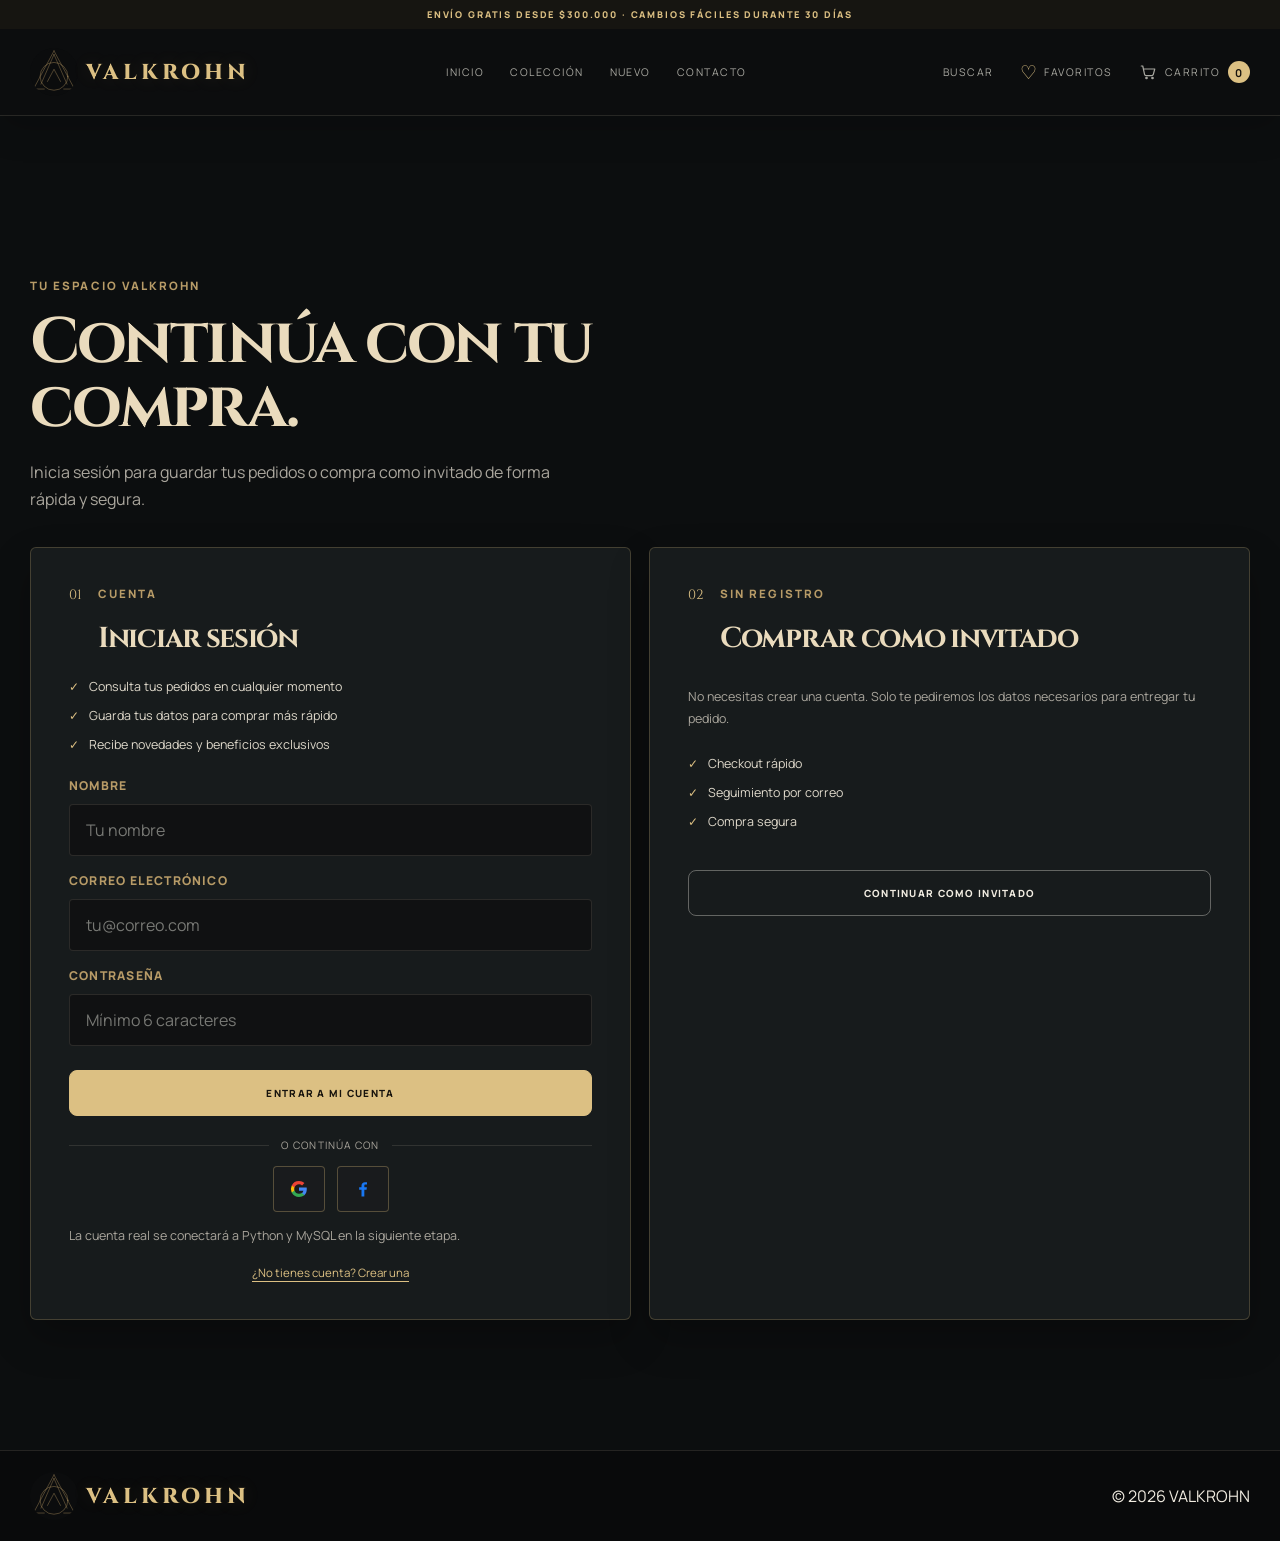
<file: acceso.html>
<!DOCTYPE html>
<html lang="es">
  <head>
    <meta charset="UTF-8" />
    <meta name="viewport" content="width=device-width, initial-scale=1.0" />
    <title>Acceso | VALKROHN</title>
    <meta name="description" content="Accede a tu cuenta o compra como invitado en VALKROHN." />
    <link rel="preconnect" href="https://fonts.googleapis.com" />
    <link rel="preconnect" href="https://fonts.gstatic.com" crossorigin />
    <link href="https://fonts.googleapis.com/css2?family=Manrope:wght@400;500;600;700;800&display=swap" rel="stylesheet" />
    <link rel="stylesheet" href="styles.css" />
  </head>
  <body>
    <header class="site-header">
      <div class="container nav-wrap">
        <button class="mobile-menu-toggle" type="button" aria-label="Abrir menú" aria-expanded="false"><svg viewBox="0 0 24 24" aria-hidden="true"><path d="M3 6h18M3 12h18M3 18h18" /></svg></button>
        <a href="index.html" class="brand"><img src="assets/valkrohn-logo.svg" alt="" /> <span>VALKROHN</span></a>
        <nav class="main-nav" aria-label="Navegación principal">
          <a href="index.html">Inicio</a>
          <a href="catalog.html">Colección</a>
          <a href="product.html?id=1">Nuevo</a>
          <a href="contact.html">Contacto</a>
        </nav>
        <div class="nav-tools">
          <a href="catalog.html" class="nav-link">Buscar</a>
          <a href="favoritos.html" class="nav-link favorites-link" aria-label="Ver favoritos"><span aria-hidden="true">♡</span><b>Favoritos</b></a>
          <a href="cart.html" class="nav-link cart-link">
            <span class="cart-icon" aria-hidden="true"><svg viewBox="0 0 24 24"><path d="M3 4h2l2.4 11.2a2 2 0 0 0 2 1.6h7.7a2 2 0 0 0 1.9-1.4L21 8H6"/><circle cx="10" cy="20" r="1"/><circle cx="18" cy="20" r="1"/></svg></span>
            Carrito <span class="cart-badge">0</span>
          </a>
        </div>
      </div>
    </header>

    <main class="page-content">
      <section class="container access-page">
        <div class="access-intro">
          <p class="eyebrow dark">Tu espacio VALKROHN</p>
          <h1>Continúa con tu compra.</h1>
          <p>Inicia sesión para guardar tus pedidos o compra como invitado de forma rápida y segura.</p>
        </div>

        <div class="access-grid">
          <form id="login-form" class="access-card access-login" novalidate>
            <div class="access-card-heading">
              <span class="access-index">01</span>
              <div>
                <p class="eyebrow">Cuenta</p>
                <h2>Iniciar sesión</h2>
              </div>
            </div>
            <ul class="guest-benefits account-benefits">
              <li>Consulta tus pedidos en cualquier momento</li>
              <li>Guarda tus datos para comprar más rápido</li>
              <li>Recibe novedades y beneficios exclusivos</li>
            </ul>
            <div class="field-group register-only" hidden>
              <label for="login-name">Nombre</label>
              <input id="login-name" name="name" type="text" minlength="2" maxlength="120" autocomplete="name" placeholder="Tu nombre" />
            </div>
            <div class="field-group">
              <label for="login-email">Correo electrónico</label>
              <input id="login-email" name="email" type="email" autocomplete="email" placeholder="tu@correo.com" required />
            </div>
            <div class="field-group">
              <label for="login-password">Contraseña</label>
              <input id="login-password" name="password" type="password" minlength="6" autocomplete="current-password" placeholder="Mínimo 6 caracteres" required />
            </div>
            <p id="login-error" class="form-error" hidden></p>
            <button id="login-submit" type="submit" class="button primary block">Entrar a mi cuenta</button>
            <div class="social-login-divider"><span>o continúa con</span></div>
            <div class="social-login" aria-label="Acceso con redes sociales">
              <button type="button" class="social-login-button google-login" title="Continuar con Google" aria-label="Continuar con Google">
                <svg viewBox="0 0 24 24" aria-hidden="true"><path fill="#4285F4" d="M21.35 12.27c0-.72-.06-1.42-.18-2.09H12v3.96h5.24a4.48 4.48 0 0 1-1.94 2.94v2.45h3.14c1.84-1.69 2.91-4.18 2.91-7.26Z"/><path fill="#34A853" d="M12 21.7c2.63 0 4.84-.87 6.45-2.36l-3.14-2.45c-.87.58-1.98.92-3.31.92-2.54 0-4.7-1.72-5.48-4.03H3.28v2.53A9.74 9.74 0 0 0 12 21.7Z"/><path fill="#FBBC05" d="M6.52 13.78a5.84 5.84 0 0 1 0-3.56V7.69H3.28a9.77 9.77 0 0 0 0 8.62l3.24-2.53Z"/><path fill="#EA4335" d="M12 6.2c1.43 0 2.71.49 3.72 1.45l2.79-2.79C16.84 3.27 14.63 2.3 12 2.3a9.74 9.74 0 0 0-8.72 5.39l3.24 2.53C7.3 7.92 9.46 6.2 12 6.2Z"/></svg>
              </button>
              <button type="button" class="social-login-button facebook-login" title="Continuar con Facebook" aria-label="Continuar con Facebook">
                <svg viewBox="0 0 24 24" aria-hidden="true"><path fill="currentColor" d="M13.6 21v-8h2.7l.4-3h-3.1V8.1c0-.87.24-1.46 1.5-1.46h1.7V4a22.4 22.4 0 0 0-2.47-.13c-2.45 0-4.13 1.5-4.13 4.25V10H7.4v3h2.8v8h3.4Z"/></svg>
              </button>
            </div>
            <p class="access-note">La cuenta real se conectará a Python y MySQL en la siguiente etapa.</p>
            <button id="register-toggle" type="button" class="access-switch">¿No tienes cuenta? Crear una</button>
          </form>

          <div class="access-card access-guest">
            <div class="access-card-heading">
              <span class="access-index">02</span>
              <div>
                <p class="eyebrow">Sin registro</p>
                <h2>Comprar como invitado</h2>
              </div>
            </div>
            <p class="guest-copy">No necesitas crear una cuenta. Solo te pediremos los datos necesarios para entregar tu pedido.</p>
            <ul class="guest-benefits">
              <li>Checkout rápido</li>
              <li>Seguimiento por correo</li>
              <li>Compra segura</li>
            </ul>
            <a href="checkout.html" class="button secondary block">Continuar como invitado</a>
          </div>
        </div>
      </section>
    </main>

    <footer class="site-footer">
      <div class="container footer-wrap">
        <a href="index.html" class="brand footer-brand"><img src="assets/valkrohn-logo.svg" alt="" /> <span>VALKROHN</span></a>
        <p>© 2026 VALKROHN</p>
      </div>
    </footer>

    <script src="script.js"></script>
  </body>
</html>
</file>
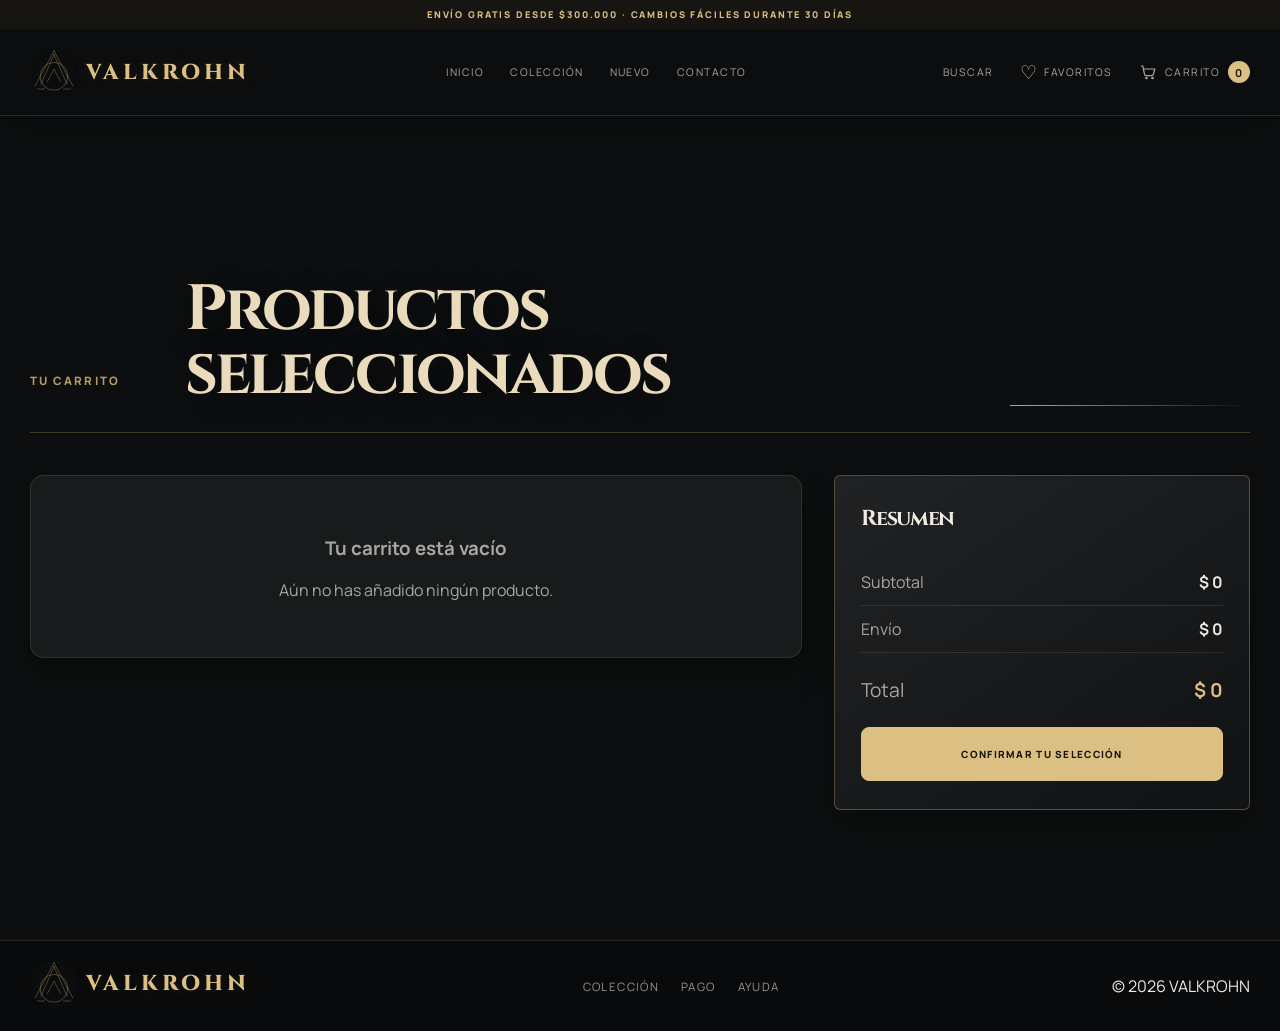
<file: cart.html>
<!DOCTYPE html>
<html lang="es">
  <head>
    <meta charset="UTF-8" />
    <meta name="viewport" content="width=device-width, initial-scale=1.0" />
    <title>Carrito | VALKROHN</title>
    <meta name="description" content="Revisa los productos añadidos a tu carrito." />
    <link rel="preconnect" href="https://fonts.googleapis.com" />
    <link rel="preconnect" href="https://fonts.gstatic.com" crossorigin />
    <link href="https://fonts.googleapis.com/css2?family=Manrope:wght@400;500;600;700;800&display=swap" rel="stylesheet" />
    <link rel="stylesheet" href="styles.css" />
  </head>
  <body>
    <header class="site-header">
      <div class="container nav-wrap">
        <button class="mobile-menu-toggle" type="button" aria-label="Abrir menú" aria-expanded="false"><svg viewBox="0 0 24 24" aria-hidden="true"><path d="M3 6h18M3 12h18M3 18h18" /></svg></button>
        <a href="index.html" class="brand"><img src="assets/valkrohn-logo.svg" alt="" /> <span>VALKROHN</span></a>
        <nav class="main-nav" aria-label="Navegación principal">
          <a href="index.html">Inicio</a>
          <a href="catalog.html">Colección</a>
          <a href="product.html?id=1">Nuevo</a>
          <a href="contact.html">Contacto</a>
        </nav>
        <div class="nav-tools">
          <a href="catalog.html" class="nav-link">Buscar</a>
          <a href="favoritos.html" class="nav-link favorites-link" aria-label="Ver favoritos"><span aria-hidden="true">♡</span><b>Favoritos</b></a>
          <a href="cart.html" class="nav-link cart-link active-cart">
            <span class="cart-icon" aria-hidden="true"><svg viewBox="0 0 24 24"><path d="M3 4h2l2.4 11.2a2 2 0 0 0 2 1.6h7.7a2 2 0 0 0 1.9-1.4L21 8H6"/><circle cx="10" cy="20" r="1"/><circle cx="18" cy="20" r="1"/></svg></span>
            Carrito
            <span class="cart-badge">0</span>
          </a>
        </div>
      </div>
    </header>

    <main class="page-content">
      <section class="container cart-page">
        <div class="section-heading compact">
          <p class="eyebrow dark">Tu carrito</p>
          <h1>Productos seleccionados</h1>
        </div>

        <div class="cart-layout">
          <div id="cart-items" class="cart-items"></div>

          <aside class="cart-summary">
            <h2>Resumen</h2>
            <div class="summary-line">
              <span>Subtotal</span>
              <strong id="subtotal">$0</strong>
            </div>
            <div class="summary-line">
              <span>Envío</span>
              <strong id="shipping">$0</strong>
            </div>
            <div class="summary-line total-line">
              <span>Total</span>
              <strong id="total">$0</strong>
            </div>
            <a href="acceso.html" class="button primary block">Confirmar tu selección</a>
          </aside>
        </div>
      </section>
    </main>

    <footer class="site-footer">
      <div class="container footer-wrap">
        <div>
          <a href="index.html" class="brand footer-brand"><img src="assets/valkrohn-logo.svg" alt="" /> <span>VALKROHN</span></a>
        </div>
        <div class="footer-links">
          <a href="catalog.html">Colección</a>
          <a href="checkout.html">Pago</a>
          <a href="contact.html">Ayuda</a>
        </div>
        <p>© 2026 VALKROHN</p>
      </div>
    </footer>

    <script src="script.js"></script>
  </body>
</html>
</file>
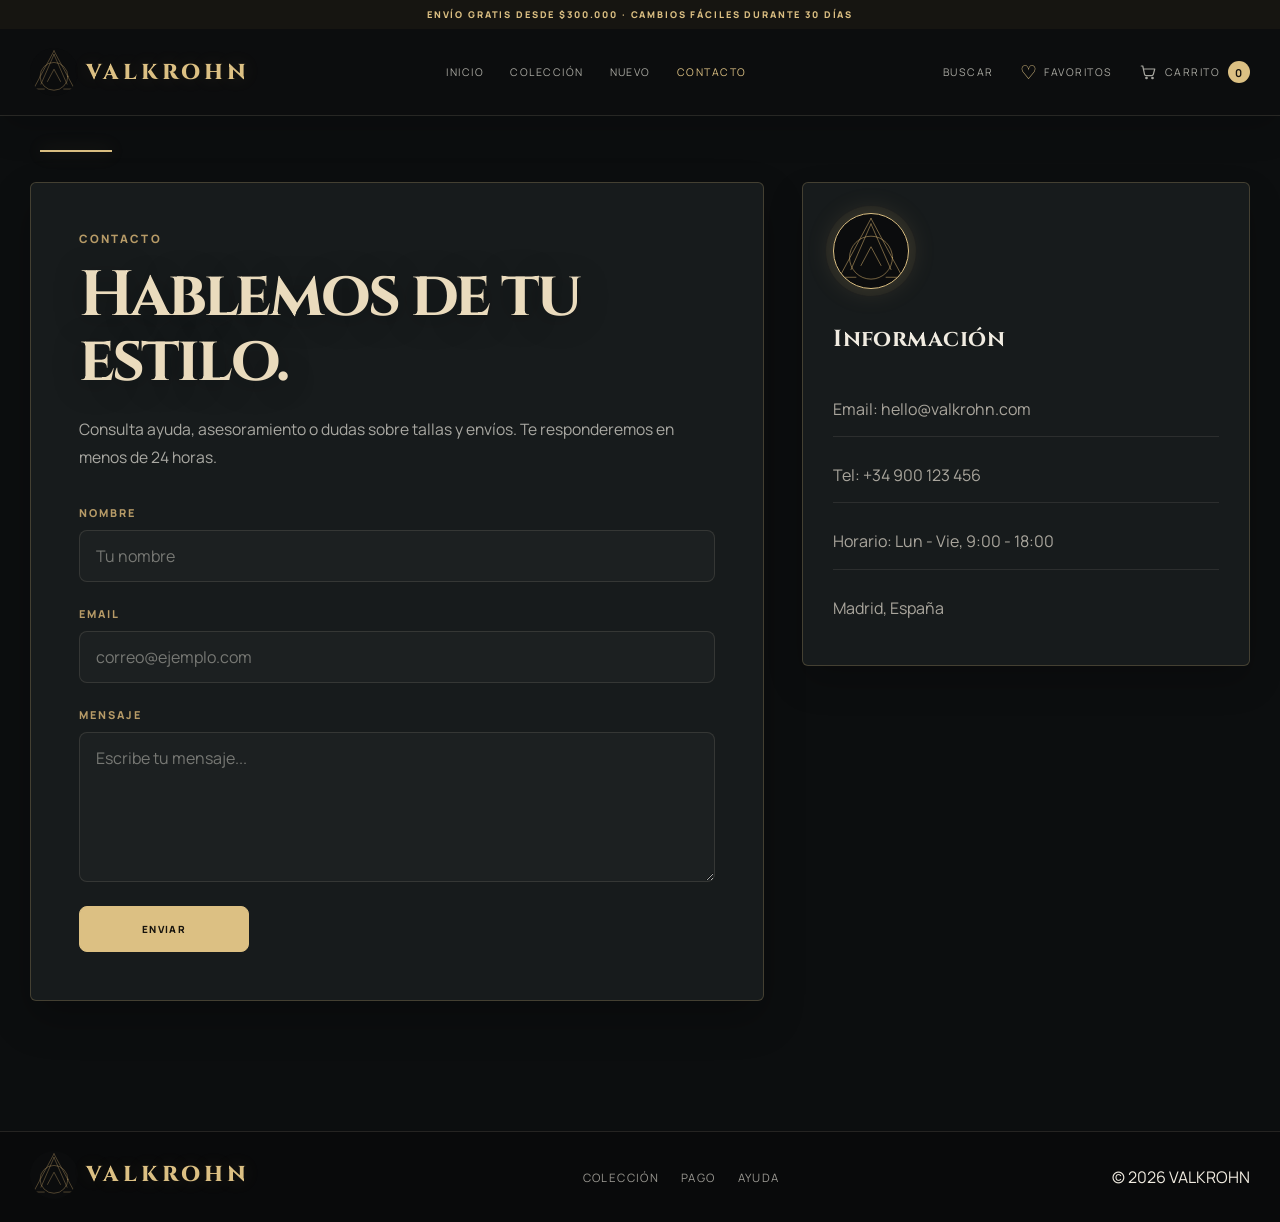
<file: contact.html>
<!DOCTYPE html>
<html lang="es">
  <head>
    <meta charset="UTF-8" />
    <meta name="viewport" content="width=device-width, initial-scale=1.0" />
    <title>Contacto | VALKROHN</title>
    <meta name="description" content="Contacta con VALKROHN para asesoría o soporte." />
    <link rel="preconnect" href="https://fonts.googleapis.com" />
    <link rel="preconnect" href="https://fonts.gstatic.com" crossorigin />
    <link href="https://fonts.googleapis.com/css2?family=Manrope:wght@400;500;600;700;800&display=swap" rel="stylesheet" />
    <link rel="stylesheet" href="styles.css" />
  </head>
  <body>
    <header class="site-header">
      <div class="container nav-wrap">
        <button class="mobile-menu-toggle" type="button" aria-label="Abrir menú" aria-expanded="false"><svg viewBox="0 0 24 24" aria-hidden="true"><path d="M3 6h18M3 12h18M3 18h18" /></svg></button>
        <a href="index.html" class="brand"><img src="assets/valkrohn-logo.svg" alt="" /> <span>VALKROHN</span></a>
        <nav class="main-nav" aria-label="Navegación principal">
          <a href="index.html">Inicio</a>
          <a href="catalog.html">Colección</a>
          <a href="product.html?id=1">Nuevo</a>
          <a href="contact.html" class="active">Contacto</a>
        </nav>
        <div class="nav-tools">
          <a href="catalog.html" class="nav-link">Buscar</a>
          <a href="favoritos.html" class="nav-link favorites-link" aria-label="Ver favoritos"><span aria-hidden="true">♡</span><b>Favoritos</b></a>
          <a href="cart.html" class="nav-link cart-link">
            <span class="cart-icon" aria-hidden="true"><svg viewBox="0 0 24 24"><path d="M3 4h2l2.4 11.2a2 2 0 0 0 2 1.6h7.7a2 2 0 0 0 1.9-1.4L21 8H6"/><circle cx="10" cy="20" r="1"/><circle cx="18" cy="20" r="1"/></svg></span>
            Carrito
            <span class="cart-badge">0</span>
          </a>
        </div>
      </div>
    </header>

    <main class="page-content contact-page">
      <section class="container contact-layout">
        <div class="contact-card">
          <p class="eyebrow dark">Contacto</p>
          <h1>Hablemos de tu estilo.</h1>
          <p class="contact-text">
            Consulta ayuda, asesoramiento o dudas sobre tallas y envíos. Te responderemos en menos de 24 horas.
          </p>

          <form id="contact-form" class="contact-form" novalidate>
            <div class="field-group">
              <label for="contact-name">Nombre</label>
              <input id="contact-name" type="text" minlength="2" maxlength="60" autocomplete="name" placeholder="Tu nombre" required />
            </div>

            <div class="field-group">
              <label for="contact-email">Email</label>
              <input id="contact-email" type="email" maxlength="120" autocomplete="email" placeholder="correo@ejemplo.com" required />
            </div>

            <div class="field-group">
              <label for="contact-message">Mensaje</label>
              <textarea id="contact-message" rows="5" minlength="10" maxlength="500" placeholder="Escribe tu mensaje..." required></textarea>
            </div>

            <button type="submit" class="button primary">Enviar</button>
            <p id="contact-error" class="checkout-error" role="alert" hidden></p>
          </form>
        </div>

        <aside class="info-card">
          <h2>Información</h2>
          <ul>
            <li>Email: hello@valkrohn.com</li>
            <li>Tel: +34 900 123 456</li>
            <li>Horario: Lun - Vie, 9:00 - 18:00</li>
            <li>Madrid, España</li>
          </ul>
        </aside>
      </section>
    </main>

    <footer class="site-footer">
      <div class="container footer-wrap">
        <div>
          <a href="index.html" class="brand footer-brand"><img src="assets/valkrohn-logo.svg" alt="" /> <span>VALKROHN</span></a>
        </div>
        <div class="footer-links">
          <a href="catalog.html">Colección</a>
          <a href="checkout.html">Pago</a>
          <a href="contact.html">Ayuda</a>
        </div>
        <p>© 2026 VALKROHN</p>
      </div>
    </footer>

    <script src="script.js"></script>
  </body>
</html>
</file>
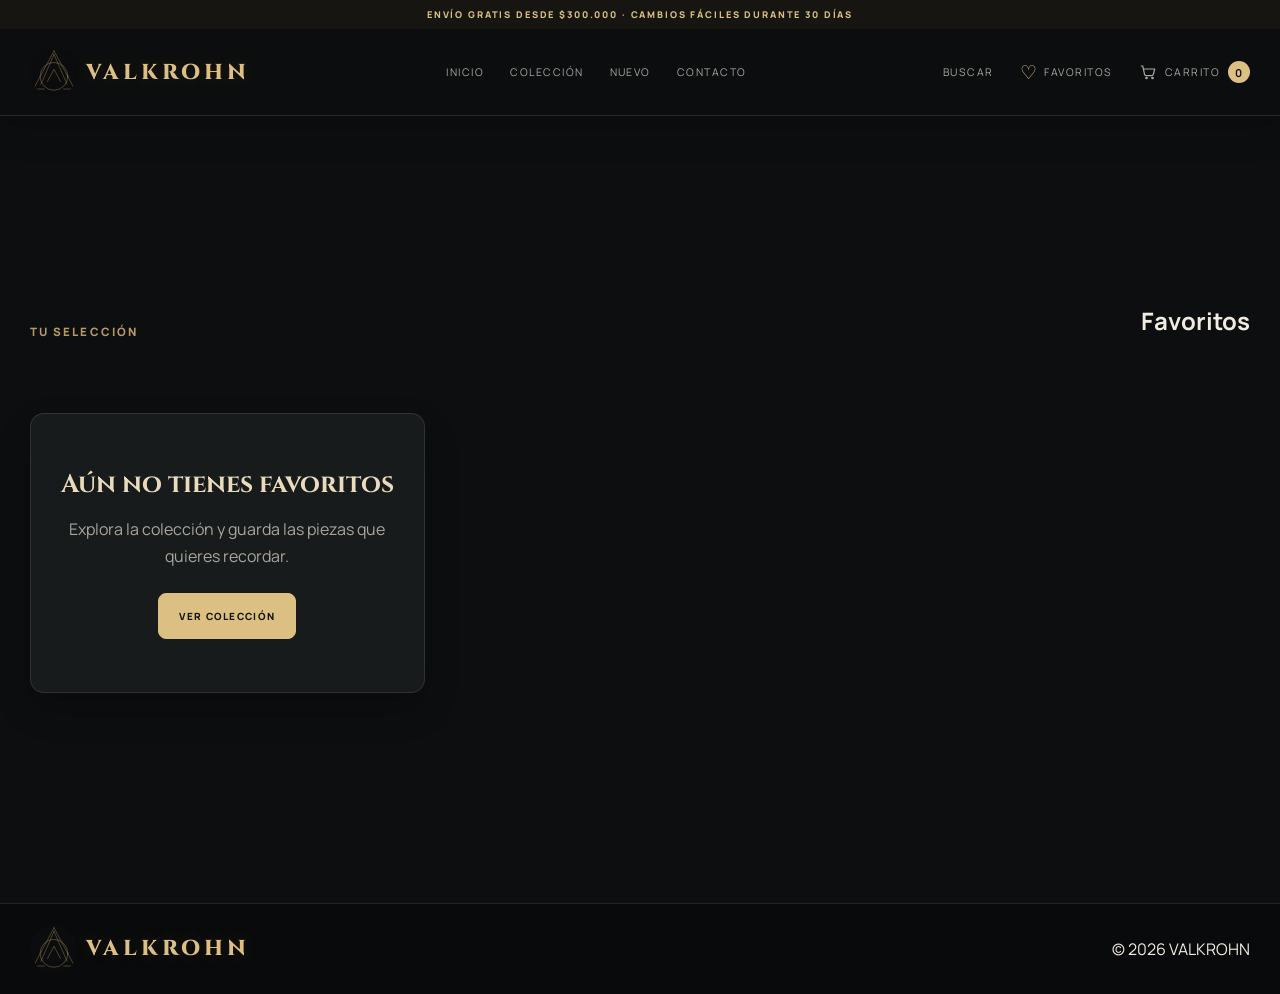
<file: favoritos.html>
<!DOCTYPE html>
<html lang="es">
  <head>
    <meta charset="UTF-8" />
    <meta name="viewport" content="width=device-width, initial-scale=1.0" />
    <title>Favoritos | VALKROHN</title>
    <meta name="description" content="Tus prendas favoritas de VALKROHN." />
    <link rel="preconnect" href="https://fonts.googleapis.com" />
    <link rel="preconnect" href="https://fonts.gstatic.com" crossorigin />
    <link href="https://fonts.googleapis.com/css2?family=Manrope:wght@400;500;600;700;800&display=swap" rel="stylesheet" />
    <link rel="stylesheet" href="styles.css" />
  </head>
  <body>
    <header class="site-header">
      <div class="container nav-wrap">
        <button class="mobile-menu-toggle" type="button" aria-label="Abrir menú" aria-expanded="false"><svg viewBox="0 0 24 24" aria-hidden="true"><path d="M3 6h18M3 12h18M3 18h18" /></svg></button>
        <a href="index.html" class="brand"><img src="assets/valkrohn-logo.svg" alt="" /> <span>VALKROHN</span></a>
        <nav class="main-nav" aria-label="Navegación principal">
          <a href="index.html">Inicio</a>
          <a href="catalog.html">Colección</a>
          <a href="product.html?id=1">Nuevo</a>
          <a href="contact.html">Contacto</a>
        </nav>
        <div class="nav-tools">
          <a href="catalog.html" class="nav-link">Buscar</a>
          <a href="favoritos.html" class="nav-link favorites-link" aria-label="Ver favoritos"><span aria-hidden="true">♡</span><b>Favoritos</b></a>
          <a href="cart.html" class="nav-link cart-link"><span class="cart-icon" aria-hidden="true"><svg viewBox="0 0 24 24"><path d="M3 4h2l2.4 11.2a2 2 0 0 0 2 1.6h7.7a2 2 0 0 0 1.9-1.4L21 8H6"/><circle cx="10" cy="20" r="1"/><circle cx="18" cy="20" r="1"/></svg></span>Carrito <span class="cart-badge">0</span></a>
        </div>
      </div>
    </header>
    <main class="page-content">
      <section class="container favorites-page">
        <div class="section-heading compact">
          <p class="eyebrow dark">Tu selección</p>
          <h1>Favoritos</h1>
        </div>
        <div id="favorites-grid" class="catalog-grid"></div>
      </section>
    </main>
    <footer class="site-footer"><div class="container footer-wrap"><a href="index.html" class="brand footer-brand"><img src="assets/valkrohn-logo.svg" alt="" /> <span>VALKROHN</span></a><p>© 2026 VALKROHN</p></div></footer>
    <script src="script.js"></script>
  </body>
</html>
</file>
<file: styles.css>
@import url('https://fonts.googleapis.com/css2?family=Cinzel:wght@600;700;800&display=swap');

:root {
  --bg: #f3efe8;
  --bg-soft: #f9f5f0;
  --panel: #ffffff;
  --panel-alt: #efe8df;
  --line: rgba(17, 17, 17, 0.09);
  --text: #171717;
  --muted: #5c5a56;
  --accent: #171717;
  --accent-soft: #d9c4ae;
  --shadow: 0 20px 45px rgba(15, 15, 15, 0.08);
}

* {
  box-sizing: border-box;
}

html {
  scroll-behavior: smooth;
}

body {
  margin: 0;
  min-height: 100vh;
  background: var(--bg-soft);
  color: var(--text);
  font-family: "Manrope", sans-serif;
}

a {
  color: inherit;
  text-decoration: none;
}

img {
  display: block;
  max-width: 100%;
}

button,
input,
select,
textarea {
  font: inherit;
}

button {
  cursor: pointer;
}

:focus-visible {
  outline: 3px solid var(--accent-soft);
  outline-offset: 4px;
}

.container {
  width: min(1200px, calc(100% - 40px));
  margin: 0 auto;
}

.site-header {
  position: sticky;
  top: 0;
  z-index: 30;
  background: rgba(243, 239, 232, 0.9);
  backdrop-filter: blur(10px);
  border-bottom: 1px solid var(--line);
}

.site-header::before {
  content: "Envío gratis desde $300.000 · Cambios fáciles durante 30 días";
  display: block;
  padding: 8px 16px;
  background: var(--text);
  color: #fff;
  text-align: center;
  font-size: 0.62rem;
  font-weight: 800;
  letter-spacing: 0.13em;
  text-transform: uppercase;
}

.nav-wrap {
  display: flex;
  align-items: center;
  justify-content: space-between;
  min-height: 78px;
  gap: 20px;
}

.brand {
  font-size: 1.2rem;
  font-weight: 800;
  letter-spacing: 0.14em;
  text-transform: uppercase;
}

.brand span {
  color: var(--muted);
}

.mobile-header-brand {
  display: none;
}

.main-nav,
.nav-tools {
  display: flex;
  align-items: center;
  gap: 24px;
}

.main-nav a,
.nav-link {
  color: var(--muted);
  font-size: 0.72rem;
  letter-spacing: 0.14em;
  text-transform: uppercase;
  transition: color 0.2s ease;
}

.main-nav a:hover,
.nav-link:hover,
.main-nav a.active {
  color: var(--text);
}

.cart-link {
  display: inline-flex;
  align-items: center;
  gap: 8px;
}

.cart-icon {
  display: inline-flex;
  width: 18px;
  height: 18px;
  align-items: center;
  justify-content: center;
  color: currentColor;
}

.cart-icon svg {
  width: 18px;
  height: 18px;
  fill: none;
  stroke: currentColor;
  stroke-linecap: round;
  stroke-linejoin: round;
  stroke-width: 1.6;
}

.cart-badge {
  display: inline-flex;
  align-items: center;
  justify-content: center;
  background: #111;
  color: #fff;
  min-width: 22px;
  height: 22px;
  border-radius: 50%;
  font-size: 0.68rem;
  font-weight: 700;
}

.hero {
  padding: 38px 0 18px;
}

.hero-grid {
  display: grid;
  grid-template-columns: 1.05fr 0.95fr;
  align-items: center;
  gap: 40px;
  background: linear-gradient(135deg, #efe8df, #f8f4f1);
  border: 1px solid var(--line);
  border-radius: 32px;
  overflow: hidden;
  box-shadow: var(--shadow);
}

.hero-copy {
  padding: 48px 52px;
}

.eyebrow {
  margin: 0 0 18px;
  font-size: 0.72rem;
  letter-spacing: 0.18em;
  text-transform: uppercase;
  color: var(--muted);
  font-weight: 800;
}

.eyebrow.dark {
  color: #2f2f2f;
}

.hero-copy h1,
.page-intro h1,
.section-heading h2,
.product-detail h1,
.checkout-page h1,
.contact-card h1,
.cart-page h1 {
  margin: 0;
  font-size: clamp(2.7rem, 6vw, 6rem);
  line-height: 0.9;
  letter-spacing: -0.08em;
}

.lead {
  margin: 20px 0 0;
  max-width: 560px;
  color: var(--muted);
  font-size: 1.08rem;
  line-height: 1.7;
}

.hero-actions {
  display: flex;
  flex-wrap: wrap;
  gap: 16px;
  margin-top: 28px;
}

.button {
  display: inline-flex;
  align-items: center;
  justify-content: center;
  min-height: 52px;
  padding: 0 26px;
  border: 1px solid var(--text);
  border-radius: 999px;
  background: transparent;
  color: var(--text);
  text-transform: uppercase;
  letter-spacing: 0.12em;
  font-size: 0.7rem;
  font-weight: 800;
  transition: transform 0.2s ease, background 0.2s ease, color 0.2s ease;
}

.button:hover {
  transform: translateY(-1px);
}

.button.primary {
  background: var(--text);
  color: #fff;
}

.button.primary:hover {
  background: #3c3935;
}

.button.secondary {
  background: rgba(255, 255, 255, 0.4);
}

.button.block {
  width: 100%;
}

.hero-stats {
  list-style: none;
  padding: 0;
  margin: 32px 0 0;
  display: flex;
  flex-wrap: wrap;
  gap: 28px;
}

.hero-stats li {
  display: flex;
  flex-direction: column;
  gap: 6px;
}

.hero-stats strong {
  font-size: 1.4rem;
  letter-spacing: -0.06em;
}

.hero-stats span {
  color: var(--muted);
  font-size: 0.72rem;
  letter-spacing: 0.08em;
  text-transform: uppercase;
}

.hero-visual {
  position: relative;
  min-height: 680px;
  display: flex;
  align-items: center;
  justify-content: center;
  background: linear-gradient(180deg, #ded0bf, #ebdfd5);
}

.visual-card {
  width: min(82%, 520px);
  height: 540px;
  overflow: hidden;
  border-radius: 28px;
  box-shadow: 0 18px 40px rgba(0, 0, 0, 0.15);
}

.visual-card img {
  width: 100%;
  height: 100%;
  object-fit: cover;
}

.floating-tag {
  position: absolute;
  background: rgba(17, 17, 17, 0.9);
  color: #fff;
  padding: 12px 18px;
  border-radius: 999px;
  font-size: 0.7rem;
  letter-spacing: 0.12em;
  text-transform: uppercase;
  font-weight: 800;
  box-shadow: 0 15px 30px rgba(0, 0, 0, 0.2);
}

.tag-one {
  top: 44px;
  left: 30px;
}

.tag-two {
  right: 30px;
  bottom: 54px;
}

.categories,
.featured,
.page-content {
  padding-top: 70px;
}

.categories,
.featured,
.benefits,
.reviews,
.newsletter {
  position: relative;
}

.categories::before,
.featured::before,
.benefits::before,
.reviews::before,
.newsletter::before {
  content: "";
  position: absolute;
  top: 34px;
  left: 0;
  width: 44px;
  height: 2px;
  background: var(--accent-soft);
}

.section-heading {
  margin-bottom: 24px;
}

.section-heading.compact {
  display: flex;
  justify-content: space-between;
  align-items: end;
  gap: 18px;
}

.section-heading h2 {
  font-size: clamp(2.2rem, 3vw, 3.2rem);
  letter-spacing: -0.07em;
}

.category-grid,
.product-grid,
.catalog-grid {
  display: grid;
  gap: 22px;
}

.category-grid {
  grid-template-columns: repeat(4, minmax(0, 1fr));
}

.category-card {
  position: relative;
  min-height: 350px;
  overflow: hidden;
  border-radius: 24px;
  border: 1px solid var(--line);
  background: var(--panel-alt);
  box-shadow: 0 12px 28px rgba(17, 17, 17, 0.05);
  transition: transform 0.25s ease, box-shadow 0.25s ease;
}

.category-card:hover {
  transform: translateY(-4px);
  box-shadow: 0 18px 36px rgba(17, 17, 17, 0.1);
}

.category-card img {
  width: 100%;
  height: 100%;
  object-fit: cover;
  transition: transform 0.4s ease;
}

.category-card:hover img {
  transform: scale(1.04);
}

.category-overlay {
  position: absolute;
  inset: auto 0 0 0;
  padding: 18px 20px 22px;
  background: linear-gradient(180deg, rgba(0,0,0,0), rgba(0,0,0,0.68));
}

.category-overlay span {
  color: #fff;
  font-size: 1rem;
  letter-spacing: 0.08em;
  text-transform: uppercase;
  font-weight: 700;
}

.featured-grid {
  grid-template-columns: repeat(4, minmax(0, 1fr));
}

.product-card {
  background: var(--panel);
  border: 1px solid var(--line);
  border-radius: 22px;
  overflow: hidden;
  box-shadow: 0 12px 30px rgba(17, 17, 17, 0.04);
  transition: transform 0.25s ease, box-shadow 0.25s ease;
}

.product-card:hover {
  transform: translateY(-5px);
  box-shadow: 0 18px 38px rgba(17, 17, 17, 0.1);
}

.product-card img {
  width: 100%;
  height: 360px;
  object-fit: cover;
  transition: transform 0.4s ease;
}

.product-media {
  position: relative;
  overflow: hidden;
}

.product-image-back {
  position: absolute;
  inset: 0;
  opacity: 0;
  transition: opacity 0.35s ease, transform 0.45s ease;
}

.product-card:hover .product-image-back {
  opacity: 1;
  transform: scale(1.035);
}

.favorite-button {
  position: absolute;
  z-index: 4;
  top: 12px;
  right: 12px;
  display: grid;
  width: 38px;
  height: 38px;
  place-items: center;
  border: 1px solid rgba(242, 229, 201, 0.58);
  border-radius: 50%;
  background: rgba(13, 14, 15, 0.72);
  color: #f4ecdc;
  font-size: 1.4rem;
  line-height: 1;
  transition: background 0.2s ease, color 0.2s ease, transform 0.2s ease;
}

.favorite-button:hover {
  transform: scale(1.08);
  border-color: var(--gold-bright);
  background: var(--gold-bright);
  color: #17130d;
}

.favorite-button.is-favorite {
  border-color: var(--gold-bright);
  background: var(--gold-bright);
  color: #17130d;
}

.favorites-page {
  padding-top: 72px;
  padding-bottom: 90px;
}

.favorites-empty {
  display: grid;
  min-height: 280px;
  padding: 40px 24px;
  place-items: center;
  align-content: center;
  gap: 14px;
  text-align: center;
}

.favorites-empty h2 {
  margin: 0;
  color: #eadbbd;
  font-family: "Cinzel", Georgia, serif;
  font-size: 1.6rem;
}

.favorites-empty p {
  max-width: 360px;
  margin: 0;
  color: var(--muted);
  line-height: 1.7;
}

.favorites-empty .button {
  margin-top: 8px;
}

.product-card:hover img {
  transform: scale(1.035);
}

.product-info {
  padding: 18px 18px 20px;
}

.product-meta {
  display: flex;
  justify-content: space-between;
  align-items: center;
  gap: 10px;
}

.tag {
  color: var(--muted);
  font-size: 0.68rem;
  letter-spacing: 0.12em;
  text-transform: uppercase;
  font-weight: 800;
}

.price {
  font-weight: 800;
  letter-spacing: -0.04em;
}

.product-info h3 {
  margin: 16px 0 18px;
  font-size: 1.2rem;
  letter-spacing: -0.05em;
}

.size-select-label,
.detail-size-label {
  display: grid;
  gap: 7px;
  margin-bottom: 14px;
  color: var(--gold-soft);
  font-size: 0.64rem;
  font-weight: 800;
  letter-spacing: 0.14em;
  text-transform: uppercase;
}

.size-select {
  width: 100%;
  min-height: 40px;
  padding: 8px 11px;
  border: 1px solid var(--line);
  border-radius: 7px;
  background: #191b1d;
  color: var(--text);
  font-size: 0.78rem;
}

.size-select:focus {
  border-color: var(--gold-bright);
  outline: 2px solid rgba(228, 194, 126, 0.18);
}

.detail-size-label {
  margin-bottom: 0;
}

.detail-size-select {
  max-width: 220px;
}

.product-button {
  width: 100%;
  border-radius: 10px;
  background: #111;
  color: #fff;
}

.promo {
  padding-top: 80px;
  padding-bottom: 60px;
}

.promo-inner {
  display: flex;
  align-items: center;
  justify-content: space-between;
  gap: 24px;
  padding: 28px 30px;
  border-radius: 24px;
  background: linear-gradient(135deg, #171717, #2f2f2f);
  color: #fff;
}

.promo-inner h2 {
  margin: 0;
  font-size: clamp(1.7rem, 3vw, 2.8rem);
  letter-spacing: -0.06em;
}

.site-footer {
  border-top: 1px solid var(--line);
  background: var(--panel);
}

.footer-wrap {
  display: flex;
  justify-content: space-between;
  align-items: center;
  min-height: 90px;
  gap: 18px;
  flex-wrap: wrap;
}

.footer-brand {
  font-size: 1rem;
}

.footer-links {
  display: flex;
  align-items: center;
  gap: 22px;
  color: var(--muted);
  font-size: 0.72rem;
  letter-spacing: 0.12em;
  text-transform: uppercase;
}

.page-intro {
  padding-top: 56px;
}

.page-intro h1 {
  font-size: clamp(2.8rem, 5vw, 4.8rem);
}

.catalog-toolbar {
  padding-top: 34px;
}

.page-intro + .catalog-toolbar {
  padding-top: 42px;
}

.page-intro h1 {
  max-width: 760px;
  color: #eadbbd;
  font-family: "Cinzel", Georgia, serif;
  font-size: clamp(2.35rem, 4.7vw, 4.5rem);
  line-height: 1;
  letter-spacing: -0.055em;
}

.page-intro .eyebrow {
  margin-bottom: 20px;
  color: var(--gold-soft);
}

.toolbar-row {
  display: flex;
  justify-content: space-between;
  align-items: center;
  gap: 28px;
  flex-wrap: wrap;
  padding: 16px 0 22px;
  border-top: 1px solid rgba(199, 166, 106, 0.34);
  border-bottom: 1px solid var(--line);
}

.filter-group {
  display: flex;
  flex-wrap: wrap;
  gap: 12px;
  flex: 1 1 560px;
}

.filter-button {
  border: 1px solid var(--line);
  background: rgba(255, 255, 255, 0.5);
  color: var(--text);
  padding: 10px 16px;
  border-radius: 999px;
  text-transform: uppercase;
  letter-spacing: 0.1em;
  font-size: 0.68rem;
  font-weight: 700;
  transition: border-color 0.2s ease, background 0.2s ease, color 0.2s ease, transform 0.2s ease;
}

.filter-button:hover {
  transform: translateY(-2px);
  border-color: var(--gold-soft);
}

.filter-button.active {
  background: var(--text);
  color: #fff;
  border-color: var(--text);
}

.catalog-controls {
  display: flex;
  align-items: center;
  gap: 12px;
  flex-wrap: wrap;
  min-width: min(100%, 420px);
  justify-content: flex-end;
  padding-left: 20px;
  border-left: 1px solid var(--line);
}

.search-box {
  display: block;
  min-width: min(100%, 260px);
}

.search-box input,
#sort-select {
  width: 100%;
  border: 1px solid var(--line);
  background: rgba(255, 255, 255, 0.6);
  border-radius: 12px;
  padding: 12px 14px;
  color: var(--text);
}

.catalog-controls .search-box {
  flex: 1;
}

.catalog-controls #sort-select {
  flex: 1.4;
}

#sort-select {
  min-width: 180px;
}

.catalog-grid {
  grid-template-columns: repeat(3, minmax(0, 1fr));
  padding-top: 28px;
  padding-bottom: 80px;
}

.catalog-grid .product-card {
  border-radius: 8px;
  background: linear-gradient(160deg, #181a1c, #111213);
}

.catalog-grid .product-card img {
  height: 390px;
}

.product-media {
  position: relative;
  overflow: hidden;
  background: #0b0c0d;
  cursor: pointer;
}

.size-select-label {
  position: relative;
  z-index: 3;
}

.card-view-link {
  cursor: pointer;
}

.product-media::after {
  position: absolute;
  inset: 0;
  pointer-events: none;
  content: "";
  background: linear-gradient(180deg, transparent 48%, rgba(5, 6, 7, 0.86));
}

.product-media img {
  transition: transform 0.5s cubic-bezier(0.2, 0.7, 0.2, 1), filter 0.4s ease;
}

.product-card:hover .product-media img {
  transform: scale(1.07);
  filter: saturate(0.82) contrast(1.14) brightness(0.82);
}

.card-view-link {
  position: absolute;
  z-index: 2;
  right: 18px;
  bottom: 16px;
  display: inline-flex;
  align-items: center;
  gap: 7px;
  color: #f2e5c9;
  font-size: 0.65rem;
  font-weight: 800;
  letter-spacing: 0.13em;
  text-transform: uppercase;
  opacity: 0;
  transform: translateY(8px);
  transition: opacity 0.25s ease, transform 0.25s ease, color 0.2s ease;
}

.product-card:hover .card-view-link,
.card-view-link:focus-visible {
  opacity: 1;
  transform: translateY(0);
}

.card-view-link:hover {
  color: var(--gold-bright);
}

.card-view-link span {
  color: var(--gold-bright);
  font-size: 1rem;
}

.catalog-grid .product-info {
  padding: 20px;
}

.catalog-grid .product-button {
  min-height: 44px;
}

.product-detail {
  display: grid;
  grid-template-columns: 1.1fr 0.9fr;
  gap: 38px;
  padding-top: 60px;
  padding-bottom: 80px;
}

.product-detail-gallery {
  display: grid;
  gap: 18px;
}

.product-detail-gallery img {
  width: 100%;
  height: 520px;
  object-fit: cover;
  border-radius: 26px;
  border: 1px solid var(--line);
}

.product-gallery-stage {
  position: relative;
  overflow: hidden;
  background: #121617;
}

.product-gallery-stage > img {
  display: block;
  margin: 0;
  border-radius: 6px;
  transition: opacity 0.14s ease, transform 0.35s ease;
}

.product-gallery-stage > img.is-changing {
  opacity: 0.2;
  transform: scale(1.015);
}

.product-gallery-arrow {
  position: absolute;
  top: 50%;
  display: grid;
  width: 38px;
  height: 38px;
  padding: 0;
  place-items: center;
  border: 1px solid rgba(242, 229, 201, 0.42);
  border-radius: 50%;
  background: rgba(10, 12, 13, 0.34);
  color: var(--gold-bright);
  transform: translateY(-50%);
  transition: background 0.2s ease, color 0.2s ease, transform 0.2s ease;
}

.product-gallery-arrow:hover {
  background: rgba(220, 192, 131, 0.92);
  color: #12110d;
  transform: translateY(-50%) scale(1.05);
}

.product-gallery-prev { left: 14px; }
.product-gallery-next { right: 14px; }

.product-gallery-arrow svg {
  width: 18px;
  height: 18px;
  fill: none;
  stroke: currentColor;
  stroke-linecap: round;
  stroke-linejoin: round;
  stroke-width: 1.7;
}

.product-gallery-dots {
  display: flex;
  justify-content: center;
  gap: 8px;
  padding-top: 2px;
}

.product-gallery-dot {
  width: 7px;
  height: 7px;
  padding: 0;
  border: 0;
  border-radius: 50%;
  background: rgba(242, 229, 201, 0.36);
  transition: width 0.2s ease, background 0.2s ease;
}

.product-gallery-dot:hover,
.product-gallery-dot.is-active {
  width: 24px;
  border-radius: 999px;
  background: var(--gold-bright);
}

.product-detail-info {
  display: flex;
  flex-direction: column;
  justify-content: center;
}

.product-detail-info .eyebrow {
  margin-bottom: 14px;
}

.product-detail-info h1 {
  font-size: clamp(2.3rem, 4vw, 4.2rem);
  margin-bottom: 12px;
}

.product-price {
  font-size: clamp(1.8rem, 3vw, 2.6rem);
  letter-spacing: -0.06em;
  margin: 18px 0;
}

.product-description {
  color: var(--muted);
  font-size: 1rem;
  line-height: 1.7;
}

.detail-meta {
  margin: 20px 0;
  display: flex;
  flex-wrap: wrap;
  gap: 12px;
}

.detail-pill {
  background: var(--panel-alt);
  border: 1px solid var(--line);
  border-radius: 999px;
  padding: 8px 12px;
  font-size: 0.7rem;
  letter-spacing: 0.1em;
  text-transform: uppercase;
  font-weight: 700;
}

.size-options {
  display: flex;
  flex-wrap: wrap;
  gap: 10px;
  width: 100%;
  margin-top: 4px;
}

.size-option {
  min-width: 44px;
  min-height: 42px;
  padding: 8px 12px;
  cursor: pointer;
  color: var(--gold-soft);
  background: #202326;
  transition: transform 0.2s ease, background 0.2s ease, border-color 0.2s ease, color 0.2s ease;
}

.size-option:hover {
  transform: translateY(-2px);
  border-color: var(--gold-soft);
}

.size-option.active {
  border-color: var(--gold-bright);
  background: var(--gold-bright);
  color: #17130d;
  box-shadow: 0 0 0 3px rgba(228, 194, 126, 0.12);
}

.product-actions {
  display: flex;
  gap: 14px;
  margin-top: 22px;
}

.product-actions .button {
  flex: 1;
}

.cart-page,
.checkout-page,
.contact-page {
  padding-top: 58px;
  padding-bottom: 90px;
}

.cart-page {
  padding-top: 78px;
}

.cart-page .section-heading {
  display: flex;
  align-items: end;
  justify-content: space-between;
  gap: 24px;
  margin-bottom: 42px;
  padding-bottom: 26px;
  border-bottom: 1px solid rgba(199, 166, 106, 0.28);
}

.cart-page .section-heading::after {
  flex: 1;
  max-width: 240px;
  height: 1px;
  content: "";
  background: linear-gradient(90deg, var(--accent), transparent);
}

.cart-page h1 {
  max-width: 760px;
  color: #eadbbd;
  font-family: "Cinzel", Georgia, serif;
  font-size: clamp(2.5rem, 5vw, 4.7rem);
  line-height: 1;
  letter-spacing: -0.055em;
}

.cart-layout,
.checkout-layout,
.contact-layout {
  display: grid;
  grid-template-columns: 1.3fr 0.7fr;
  gap: 32px;
  align-items: start;
}

.checkout-layout {
  grid-template-columns: minmax(0, 1.05fr) minmax(320px, 0.95fr);
  gap: 42px;
}

.cart-items {
  display: grid;
  gap: 24px;
}

.cart-item {
  display: grid;
  grid-template-columns: 138px minmax(0, 1fr) 118px;
  gap: 26px;
  align-items: center;
  min-height: 172px;
  padding: 20px;
  background: var(--panel);
  border: 1px solid var(--line);
  border-radius: 18px;
}

.cart-item img {
  width: 120px;
  height: 120px;
  object-fit: cover;
  border-radius: 16px;
}

.cart-product-link {
  display: block;
  overflow: hidden;
  border-radius: 16px;
}

.cart-product-link img {
  transition: transform 0.3s ease, filter 0.3s ease;
}

.cart-product-link:hover img {
  transform: scale(1.05);
  filter: brightness(1.08);
}

.cart-product-copy h3 a {
  color: inherit;
  transition: color 0.2s ease;
}

.cart-product-copy h3 a:hover {
  color: var(--gold-bright);
}

.cart-product-copy {
  min-width: 0;
  padding-right: 18px;
}

.cart-product-copy h3 {
  margin-bottom: 10px;
  font-size: 1.24rem;
}

.cart-product-copy p {
  line-height: 1.6;
}

.cart-item > div:last-child {
  display: grid;
  justify-items: end;
  align-content: center;
  gap: 16px;
  min-height: 92px;
  padding-left: 20px;
  border-left: 1px solid var(--line);
}

.cart-item h3 {
  margin: 0 0 6px;
  font-size: 1.1rem;
}

.cart-item p {
  margin: 0;
  color: var(--muted);
}

.cart-item-price {
  font-size: 1.1rem;
  font-weight: 800;
}

.cart-summary {
  position: sticky;
  top: 100px;
  background: var(--panel);
  border: 1px solid var(--line);
  border-radius: 18px;
  padding: 22px 20px;
}

.cart-page .cart-summary {
  padding: 28px 26px;
  border-color: rgba(199, 166, 106, 0.24);
  background: linear-gradient(145deg, #1a1c1e, #111213);
}

.cart-page .cart-summary h2 {
  margin-bottom: 26px;
  font-family: "Cinzel", Georgia, serif;
  font-size: 1.35rem;
}

.cart-page .button.block {
  min-height: 54px;
  margin-top: 12px;
}

.cart-summary h2,
.info-card h2 {
  margin: 0 0 20px;
  font-size: 1.5rem;
  letter-spacing: -0.06em;
}

.summary-line {
  display: flex;
  justify-content: space-between;
  align-items: center;
  gap: 18px;
  padding: 12px 0;
  color: var(--muted);
  border-bottom: 1px solid var(--line);
}

.summary-line strong {
  color: var(--text);
}

.total-line {
  margin-top: 6px;
  padding-top: 18px;
  border-bottom: none;
  font-size: 1.2rem;
}

.checkout-form,
.contact-card,
.info-card {
  background: var(--panel);
  border: 1px solid var(--line);
  border-radius: 22px;
  padding: 22px;
}

.checkout-page .section-heading {
  max-width: 720px;
}

.checkout-page .section-heading h1 {
  font-size: clamp(2.6rem, 5vw, 4.8rem);
}

.checkout-side {
  position: sticky;
  top: 110px;
  display: grid;
  gap: 18px;
}

.credit-card-preview {
  min-height: 238px;
  padding: 26px;
  display: grid;
  align-content: space-between;
  gap: 28px;
  overflow: hidden;
  border-radius: 24px;
  background:
    linear-gradient(135deg, transparent 0 45%, rgba(255, 255, 255, 0.08) 45% 55%, transparent 55%),
    linear-gradient(135deg, #312d2a, #111 70%);
  color: #fff;
  box-shadow: 0 22px 38px rgba(17, 17, 17, 0.18);
}

.card-preview-top,
.card-preview-bottom {
  display: flex;
  align-items: center;
  justify-content: space-between;
  gap: 16px;
}

.card-chip {
  display: inline-grid;
  width: 34px;
  height: 26px;
  place-items: center;
  border-radius: 7px;
  background: #c8a95c;
  color: #66501c;
  font-size: 1.1rem;
}

.card-contactless {
  color: #d7d0c8;
  font-size: 1rem;
  letter-spacing: -0.18em;
}

.credit-card-preview > strong {
  font-size: clamp(1.1rem, 2vw, 1.45rem);
  letter-spacing: 0.14em;
  font-weight: 600;
}

.card-preview-bottom {
  color: #ddd5cd;
  font-size: 0.62rem;
  letter-spacing: 0.1em;
}

.card-preview-bottom span:first-child {
  max-width: 42%;
  overflow: hidden;
  text-overflow: ellipsis;
  white-space: nowrap;
}

.card-preview-bottom b {
  color: #fff;
  font-weight: 700;
}

.field-group {
  display: flex;
  flex-direction: column;
  gap: 10px;
  margin-bottom: 18px;
}

.field-group.has-error input,
.field-group.has-error textarea,
.field-group.has-error .country-trigger {
  border-color: #b94a48;
  box-shadow: 0 0 0 3px rgba(185, 74, 72, 0.1);
}

.field-error {
  margin: -2px 0 0;
  color: #a63d3b;
  font-size: 0.72rem;
  line-height: 1.4;
}

.checkout-error {
  margin: 14px 0 0;
  color: #a63d3b;
  font-size: 0.8rem;
  line-height: 1.5;
  text-align: center;
}

.field-row {
  display: grid;
  grid-template-columns: repeat(2, minmax(0, 1fr));
  gap: 16px;
}

label {
  font-size: 0.76rem;
  letter-spacing: 0.1em;
  text-transform: uppercase;
  font-weight: 800;
  color: var(--muted);
}

input,
select,
textarea {
  width: 100%;
  border: 1px solid var(--line);
  border-radius: 14px;
  background: #faf8f5;
  padding: 14px 16px;
  color: var(--text);
}

.phone-fields {
  display: grid;
  grid-template-columns: minmax(190px, 0.42fr) 1fr;
  gap: 12px;
}

.country-picker {
  position: relative;
  min-width: 0;
}

.country-trigger {
  display: grid;
  grid-template-columns: 28px 1fr auto 16px;
  align-items: center;
  gap: 8px;
  width: 100%;
  min-height: 50px;
  padding: 0 12px;
  border: 1px solid var(--line);
  border-radius: 14px;
  background: #faf8f5;
  color: var(--text);
  text-align: left;
}

.country-trigger:hover,
.country-trigger[aria-expanded="true"] {
  border-color: var(--accent-soft);
  background: #fff;
}

.country-trigger img,
.country-option img {
  width: 26px;
  height: 18px;
  border-radius: 3px;
  object-fit: cover;
  box-shadow: 0 0 0 1px rgba(17, 17, 17, 0.08);
}

.country-trigger span,
.country-trigger strong {
  overflow: hidden;
  text-overflow: ellipsis;
  white-space: nowrap;
}

.country-trigger span {
  font-size: 0.78rem;
}

.country-trigger strong {
  font-size: 0.8rem;
}

.country-chevron {
  color: var(--muted);
  font-size: 1.1rem;
  text-align: center;
}

.country-menu {
  position: absolute;
  top: calc(100% + 8px);
  left: 0;
  right: 0;
  z-index: 20;
  display: grid;
  max-height: 260px;
  overflow-y: auto;
  padding: 6px;
  border: 1px solid var(--line);
  border-radius: 14px;
  background: #fff;
  box-shadow: var(--shadow);
}

.country-menu[hidden] {
  display: none;
}

.country-option {
  display: grid;
  grid-template-columns: 28px 1fr auto;
  align-items: center;
  gap: 8px;
  width: 100%;
  padding: 10px 8px;
  border: 0;
  border-radius: 9px;
  background: transparent;
  color: var(--text);
  text-align: left;
}

.country-option:hover,
.country-option[aria-selected="true"] {
  background: var(--panel-alt);
}

.country-option span {
  font-size: 0.78rem;
}

.country-option strong {
  font-size: 0.75rem;
}

.payment-methods {
  border: 0;
  padding: 0;
  margin: 6px 0 22px;
}

.payment-methods legend {
  margin-bottom: 10px;
  font-size: 0.76rem;
  letter-spacing: 0.1em;
  text-transform: uppercase;
  font-weight: 800;
  color: var(--muted);
}

.payment-option {
  display: grid;
  grid-template-columns: auto 1fr auto;
  align-items: center;
  gap: 14px;
  min-height: 76px;
  margin-top: 10px;
  padding: 15px 16px;
  border: 1px solid var(--line);
  border-radius: 16px;
  background: #faf8f5;
  cursor: pointer;
  transition: border-color 0.2s ease, background 0.2s ease, transform 0.2s ease;
}

.payment-option:hover,
.payment-option:has(input:checked) {
  border-color: var(--accent-soft);
  background: #fff;
}

.payment-option:has(input:checked) {
  box-shadow: 0 0 0 2px rgba(217, 196, 174, 0.32);
}

.payment-option.payment-hidden {
  display: none;
}

.selected-payment {
  display: flex;
  align-items: center;
  justify-content: space-between;
  gap: 16px;
  margin-top: 10px;
  padding: 14px 16px;
  border: 1px solid var(--accent-soft);
  border-radius: 16px;
  background: #fff;
}

.selected-payment[hidden] {
  display: none;
}

.selected-payment-toggle {
  display: flex;
  align-items: center;
  justify-content: space-between;
  flex: 1;
  gap: 16px;
  padding: 0;
  border: 0;
  background: transparent;
  color: var(--text);
  text-align: left;
}

.selected-payment-toggle > span:first-child {
  display: grid;
  gap: 4px;
}

.selected-payment strong {
  font-size: 0.88rem;
}

.selected-payment small {
  color: var(--muted);
  font-size: 0.72rem;
}

.selected-payment-arrow {
  color: var(--muted);
  font-size: 1.1rem;
  transition: transform 0.2s ease;
}

.selected-payment-toggle[aria-expanded="false"] .selected-payment-arrow {
  transform: rotate(-90deg);
}

.change-payment {
  border: 0;
  background: transparent;
  color: var(--muted);
  font-size: 0.7rem;
  font-weight: 800;
  letter-spacing: 0.1em;
  text-transform: uppercase;
}

.card-fields {
  margin: 14px 0 18px;
  padding: 18px;
  border: 1px solid var(--line);
  border-radius: 16px;
  background: #fff;
}

.card-fields .field-group {
  margin-bottom: 14px;
}

.card-fields .field-row {
  gap: 12px;
}

.payment-note {
  margin: 2px 0 0;
  color: var(--muted);
  font-size: 0.72rem;
  line-height: 1.5;
}

.card-fields[hidden] {
  display: none;
}

.payment-option input {
  width: 18px;
  height: 18px;
  accent-color: var(--text);
}

.payment-copy {
  display: grid;
  gap: 5px;
}

.payment-copy strong {
  font-size: 0.9rem;
}

.payment-copy small {
  color: var(--muted);
  font-size: 0.75rem;
  font-weight: 500;
}

.payment-mark {
  color: var(--muted);
  font-size: 0.65rem;
  font-weight: 800;
  letter-spacing: 0.08em;
}

.checkout-summary-list {
  display: grid;
  gap: 14px;
  margin-bottom: 14px;
}

.summary-item {
  display: flex;
  align-items: center;
  justify-content: space-between;
  gap: 12px;
  color: var(--muted);
}

.summary-product {
  display: inline-flex;
  align-items: center;
  min-width: 0;
  gap: 10px;
}

.summary-product img {
  width: 48px;
  height: 58px;
  flex: 0 0 auto;
  object-fit: cover;
  border-radius: 8px;
  border: 1px solid var(--line);
}

.summary-product > span {
  overflow: hidden;
  text-overflow: ellipsis;
  white-space: nowrap;
}

.summary-item strong {
  color: var(--text);
}

.contact-form {
  margin-top: 18px;
}

.contact-text {
  margin: 0 0 20px;
  color: var(--muted);
  line-height: 1.7;
}

.contact-card h1 {
  font-size: clamp(2.6rem, 5vw, 4.8rem);
}

.contact-page {
  position: relative;
  padding-top: 84px;
}

.contact-page::before {
  position: absolute;
  top: 34px;
  left: max(24px, calc((100% - 1200px) / 2));
  width: 72px;
  height: 2px;
  content: "";
  background: var(--gold-bright);
  box-shadow: 0 0 18px rgba(228, 194, 126, 0.25);
}

.contact-layout {
  grid-template-columns: minmax(0, 1.18fr) minmax(280px, 0.72fr);
  gap: 38px;
}

.contact-card {
  padding: clamp(26px, 4vw, 48px);
}

.contact-card h1 {
  max-width: 760px;
  margin-top: 8px;
  font-family: "Cinzel", Georgia, serif;
  font-size: clamp(2.35rem, 5vw, 4.6rem);
  line-height: 1.02;
  letter-spacing: -0.055em;
}

.contact-text {
  max-width: 650px;
  margin-top: 20px;
  font-size: 0.98rem;
  line-height: 1.8;
}

.contact-form {
  max-width: 680px;
  margin-top: 34px;
}

.contact-form .field-group {
  margin-bottom: 24px;
}

.contact-form label {
  color: var(--gold-soft);
  font-size: 0.68rem;
  letter-spacing: 0.18em;
}

.contact-form input,
.contact-form textarea {
  border-radius: 8px;
  background: rgba(255, 255, 255, 0.025);
  transition: border-color 0.2s ease, box-shadow 0.2s ease, background 0.2s ease;
}

.contact-form input:focus,
.contact-form textarea:focus {
  border-color: var(--gold-bright);
  background: rgba(255, 255, 255, 0.045);
  box-shadow: 0 0 0 3px rgba(228, 194, 126, 0.1);
  outline: none;
}

.contact-form textarea {
  min-height: 150px;
  resize: vertical;
}

.contact-form .button {
  min-width: 170px;
}

.info-card {
  position: sticky;
  top: 118px;
  min-height: 310px;
  padding: 30px;
  background: linear-gradient(150deg, #191b1d, #101112);
}

.info-card::before {
  display: block;
  width: 74px;
  height: 74px;
  margin-bottom: 34px;
  content: "";
  background: url("assets/valkrohn-logo.svg") center / cover no-repeat;
  border: 1px solid var(--gold-bright);
  border-radius: 50%;
  box-shadow: 0 0 0 7px rgba(199, 166, 106, 0.06), 0 0 28px rgba(199, 166, 106, 0.18);
}

.info-card h2 {
  margin-bottom: 28px;
  font-family: "Cinzel", Georgia, serif;
  font-size: 1.45rem;
  letter-spacing: 0.02em;
}

.info-card li {
  padding: 13px 0;
  border-bottom: 1px solid rgba(220, 215, 204, 0.1);
}

.info-card li:last-child {
  border-bottom: 0;
}

@media (max-width: 980px) {
  .info-card {
    position: static;
  }
}

@media (max-width: 620px) {
  .contact-page {
    padding-top: 68px;
  }

  .contact-page::before {
    top: 24px;
    left: 12px;
  }

  .contact-card,
  .info-card {
    padding: 24px 20px;
  }
}

.info-card ul {
  list-style: none;
  padding: 0;
  margin: 0;
  display: grid;
  gap: 12px;
  color: var(--muted);
  line-height: 1.7;
}

.empty-state {
  background: var(--panel);
  border: 1px solid var(--line);
  border-radius: 20px;
  padding: 40px 24px;
  text-align: center;
  color: var(--muted);
}

.benefits,
.reviews,
.newsletter {
  padding-top: 80px;
}

.benefit-grid,
.review-grid {
  display: grid;
  grid-template-columns: repeat(3, minmax(0, 1fr));
  gap: 22px;
}

.benefit-card,
.review-card {
  background: var(--panel);
  border: 1px solid var(--line);
  border-radius: 22px;
  padding: 24px 22px;
}

.benefit-card span {
  display: inline-flex;
  width: 42px;
  height: 42px;
  align-items: center;
  justify-content: center;
  background: var(--panel-alt);
  border-radius: 50%;
  font-weight: 800;
}

.benefit-card h3,
.review-card strong {
  margin: 18px 0 8px;
  font-size: 1.2rem;
}

.benefit-card p,
.review-card p {
  margin: 0;
  color: var(--muted);
  line-height: 1.7;
}

.stars {
  letter-spacing: 0.2em;
  color: #d8a93b;
  font-size: 0.9rem;
}

.newsletter-box {
  display: flex;
  align-items: center;
  justify-content: space-between;
  gap: 20px;
  padding: 26px 28px;
  background: linear-gradient(135deg, #efe5db, #f8f3ee);
  border: 1px solid var(--line);
  border-radius: 24px;
}

.newsletter-form {
  display: flex;
  gap: 12px;
  flex-wrap: wrap;
}

.newsletter-form input {
  min-width: 250px;
  border: 1px solid var(--line);
  border-radius: 999px;
  background: rgba(255, 255, 255, 0.8);
  padding: 14px 18px;
}

.remove-button {
  display: inline-flex;
  align-items: center;
  gap: 7px;
  border: 1px solid rgba(199, 166, 106, 0.3);
  background: transparent;
  color: var(--gold-soft);
  border-radius: 999px;
  font-size: 0.64rem;
  font-weight: 800;
  text-transform: uppercase;
  letter-spacing: 0.12em;
  padding: 8px 11px;
  transition: color 0.2s ease, border-color 0.2s ease, background 0.2s ease, transform 0.2s ease;
}

.remove-button::before {
  content: "×";
  font-size: 1rem;
  font-weight: 400;
  line-height: 0.7;
}

.remove-button:hover {
  transform: translateY(-1px);
  border-color: #b96358;
  background: rgba(185, 99, 88, 0.1);
  color: #e18b7f;
}

.cart-notice[hidden] {
  display: none;
}

.cart-notice {
  position: fixed;
  inset: 0;
  z-index: 100;
  display: grid;
  place-items: center;
  padding: 20px;
}

.cart-notice-backdrop {
  position: absolute;
  inset: 0;
  background: rgba(3, 4, 5, 0.78);
  backdrop-filter: blur(8px);
}

.cart-notice-dialog {
  position: relative;
  width: min(100%, 430px);
  padding: 36px 32px 30px;
  border: 1px solid rgba(228, 194, 126, 0.42);
  border-radius: 18px;
  background: linear-gradient(145deg, #202224, #101112);
  box-shadow: 0 30px 80px rgba(0, 0, 0, 0.55), 0 0 0 6px rgba(199, 166, 106, 0.05);
  text-align: center;
}

.cart-notice-dialog::before {
  position: absolute;
  top: 0;
  left: 12%;
  right: 12%;
  height: 2px;
  content: "";
  background: linear-gradient(90deg, transparent, var(--gold-bright), transparent);
}

.cart-notice-dialog > img {
  width: 68px;
  height: 68px;
  margin: 0 auto 18px;
  border: 1px solid var(--gold-bright);
  border-radius: 50%;
  box-shadow: 0 0 24px rgba(228, 194, 126, 0.16);
}

.cart-notice-dialog .eyebrow {
  margin-bottom: 12px;
  font-size: 0.62rem;
  letter-spacing: 0.22em;
}

.cart-notice-dialog h2 {
  margin: 0;
  color: #eadbbd;
  font-family: "Cinzel", Georgia, serif;
  font-size: 1.45rem;
}

.cart-notice-dialog > p:not(.eyebrow) {
  margin: 14px auto 0;
  max-width: 320px;
  color: var(--muted);
  line-height: 1.65;
}

.cart-notice-close {
  position: absolute;
  top: 14px;
  right: 16px;
  border: 0;
  background: transparent;
  color: var(--muted);
  font-size: 1.35rem;
  line-height: 1;
}

.cart-notice-close:hover {
  color: var(--gold-bright);
}

.cart-notice-actions {
  display: flex;
  justify-content: center;
  gap: 12px;
  margin-top: 26px;
}

.cart-notice-actions .button {
  min-width: 132px;
  min-height: 44px;
  font-size: 0.62rem;
}

.access-page {
  padding-top: 74px;
  padding-bottom: 90px;
}

.access-intro {
  max-width: 650px;
  margin-bottom: 34px;
}

.access-intro h1 {
  margin: 0;
  color: #eadbbd;
  font-family: "Cinzel", Georgia, serif;
  font-size: clamp(2.2rem, 5vw, 4.4rem);
  line-height: 1;
}

.access-intro > p:last-child {
  max-width: 520px;
  margin-top: 20px;
  color: var(--muted);
  line-height: 1.7;
}

.access-grid {
  display: grid;
  grid-template-columns: repeat(2, minmax(0, 1fr));
  gap: 18px;
}

.access-card {
  padding: clamp(22px, 4vw, 38px);
  border: 1px solid rgba(228, 194, 126, 0.24);
  border-radius: 16px;
  background: linear-gradient(150deg, #1e2022, #111213);
  box-shadow: 0 20px 45px rgba(0, 0, 0, 0.26);
}

.access-card-heading {
  display: flex;
  align-items: flex-start;
  gap: 16px;
  margin-bottom: 28px;
}

.access-index {
  color: var(--gold-bright);
  font-family: "Cinzel", Georgia, serif;
  font-size: 0.85rem;
}

.access-card h2 {
  margin: 0;
  color: #f0ece3;
  font-family: "Cinzel", Georgia, serif;
  font-size: clamp(1.25rem, 2.4vw, 1.8rem);
}

.access-card .field-group {
  margin-bottom: 16px;
}

.access-card .button.block {
  width: 100%;
  margin-top: 8px;
}

.social-login-divider {
  display: flex;
  align-items: center;
  gap: 12px;
  margin: 22px 0 14px;
  color: var(--muted);
  font-size: 0.64rem;
  letter-spacing: 0.12em;
  text-transform: uppercase;
}

.social-login-divider::before,
.social-login-divider::after {
  flex: 1;
  height: 1px;
  content: "";
  background: var(--line);
}

.social-login {
  display: flex;
  justify-content: center;
  gap: 12px;
}

.social-login-button {
  display: grid;
  width: 48px;
  height: 44px;
  place-items: center;
  border: 1px solid rgba(228, 194, 126, 0.28);
  border-radius: 8px;
  background: #191b1d;
  color: #e9e5dc;
  transition: border-color 0.2s ease, background 0.2s ease, transform 0.2s ease;
}

.social-login-button:hover {
  transform: translateY(-2px);
  border-color: var(--gold-bright);
  background: #242729;
}

.social-login-button svg {
  width: 20px;
  height: 20px;
}

.facebook-login {
  color: #1877f2;
}

.access-note,
.guest-copy {
  color: var(--muted);
  font-size: 0.78rem;
  line-height: 1.7;
}

.access-switch {
  display: block;
  margin: 18px auto 0;
  border: 0;
  background: transparent;
  color: var(--gold-bright);
  font-size: 0.72rem;
  text-decoration: underline;
  text-underline-offset: 4px;
}

.guest-benefits {
  display: grid;
  gap: 12px;
  margin: 26px 0 32px;
  padding: 0;
  color: #ded8ca;
  list-style: none;
  font-size: 0.78rem;
}

.guest-benefits li::before {
  margin-right: 10px;
  color: var(--gold-bright);
  content: "✓";
}

.account-benefits {
  margin: -8px 0 24px;
}

.checkout-access-note {
  display: flex;
  justify-content: space-between;
  gap: 16px;
  margin: 0 0 26px;
  padding: 14px 18px;
  border-left: 2px solid var(--gold-bright);
  background: rgba(228, 194, 126, 0.08);
  color: var(--muted);
  font-size: 0.76rem;
}

.checkout-access-note a {
  color: var(--gold-bright);
  font-weight: 800;
}

@media (max-width: 720px) {
  .access-grid {
    grid-template-columns: 1fr;
  }

  .checkout-access-note {
    align-items: flex-start;
    flex-direction: column;
    gap: 8px;
  }
}

.payment-success {
  width: min(100%, 900px);
  margin: 0 auto;
  padding: clamp(32px, 6vw, 70px) clamp(22px, 6vw, 70px);
  border: 1px solid rgba(228, 194, 126, 0.36);
  border-radius: 22px;
  background: linear-gradient(145deg, #1c1e20, #101112);
  box-shadow: 0 30px 80px rgba(0, 0, 0, 0.42);
  text-align: center;
}

.success-brand {
  display: inline-flex;
  align-items: center;
  gap: 12px;
  color: var(--gold-bright);
  font-family: "Cinzel", Georgia, serif;
  font-size: 1.1rem;
  font-weight: 800;
  letter-spacing: 0.16em;
}

.success-brand img {
  width: 42px;
  height: 42px;
  border: 1px solid var(--gold-bright);
  border-radius: 50%;
}

.success-check {
  display: grid;
  width: 76px;
  height: 76px;
  margin: 34px auto 20px;
  place-items: center;
  border: 1px solid var(--gold-bright);
  border-radius: 50%;
  background: rgba(228, 194, 126, 0.12);
  color: var(--gold-bright);
  font-size: 2.5rem;
  box-shadow: 0 0 32px rgba(228, 194, 126, 0.18);
}

.payment-success h1 {
  margin: 0;
  color: #eadbbd;
  font-family: "Cinzel", Georgia, serif;
  font-size: clamp(2rem, 5vw, 4rem);
  letter-spacing: -0.04em;
}

.success-lead {
  margin: 14px auto 0;
  color: var(--muted);
  line-height: 1.7;
}

.success-summary {
  display: flex;
  justify-content: space-between;
  gap: 24px;
  margin: 34px 0;
  padding: 24px 26px;
  border-radius: 16px;
  background: #26282a;
  text-align: left;
}

.success-summary div {
  display: grid;
  gap: 8px;
}

.success-summary span {
  color: var(--muted);
  font-size: 0.65rem;
  letter-spacing: 0.14em;
  text-transform: uppercase;
}

.success-summary strong {
  color: var(--gold-bright);
  font-size: 1.28rem;
}

.order-progress {
  display: grid;
  grid-template-columns: repeat(4, 1fr);
  gap: 10px;
  margin: 30px 0 0;
}

.progress-step {
  display: grid;
  justify-items: center;
  gap: 10px;
  color: #666862;
  font-size: 0.68rem;
}

.progress-step i {
  width: 14px;
  height: 14px;
  border: 2px solid #444744;
  border-radius: 50%;
}

.progress-step.active {
  color: var(--text);
}

.progress-step.active i {
  border-color: var(--gold-bright);
  background: var(--gold-bright);
  box-shadow: 0 0 16px rgba(228, 194, 126, 0.32);
}

.delivery-note {
  margin: 26px 0 0;
  color: var(--muted);
}

.success-actions {
  display: flex;
  justify-content: center;
  gap: 14px;
  margin-top: 30px;
}

.success-actions .button {
  min-width: 180px;
}

/* VALKROHN app-inspired visual refresh */
:root {
  --bg: #0b0b0c;
  --bg-soft: #111214;
  --panel: #17181a;
  --panel-alt: #242528;
  --line: rgba(239, 232, 216, 0.13);
  --text: #f3eee4;
  --muted: #96938c;
  --accent: #d5b36e;
  --gold-bright: #e7c780;
  --gold-soft: #c7a568;
  --accent-soft: #705b35;
  --shadow: 0 24px 70px rgba(0, 0, 0, 0.42);
}

html {
  background: var(--bg);
}

body {
  background: #0b0b0c;
  color: var(--text);
  font-family: "Manrope", sans-serif;
}

body::before {
  opacity: 0.08;
  background-size: 34px 34px;
}

.container {
  width: min(1180px, calc(100% - 48px));
}

.site-header {
  background: rgba(11, 11, 12, 0.94);
  border-bottom: 1px solid var(--line);
}

.site-header::before {
  background: #171719;
  color: var(--gold-soft);
  font-size: 0.58rem;
  letter-spacing: 0.2em;
}

.nav-wrap {
  min-height: 78px;
}

.brand {
  font-size: 1.15rem;
  letter-spacing: 0.2em;
}

.brand img {
  width: 42px;
  height: 42px;
  margin-right: 6px;
}

.main-nav,
.nav-tools {
  gap: 20px;
}

.main-nav a,
.nav-link {
  font-size: 0.62rem;
  letter-spacing: 0.16em;
}

.hero {
  padding: 0;
}

.luxury-hero {
  position: relative;
  min-height: min(720px, calc(100vh - 120px));
  overflow: hidden;
  border: 1px solid var(--line);
  background: #17181a;
}

.luxury-hero-image {
  position: absolute;
  inset: 0;
  width: 100%;
  height: 100%;
  object-fit: cover;
  object-position: center 26%;
  filter: saturate(0.6) contrast(1.1) brightness(0.67);
}

.luxury-hero-shade {
  position: absolute;
  inset: 0;
  background: linear-gradient(90deg, rgba(5, 5, 6, 0.94), rgba(5, 5, 6, 0.42) 54%, rgba(5, 5, 6, 0.12)), linear-gradient(0deg, rgba(5, 5, 6, 0.76), transparent 46%);
}

.luxury-hero-content {
  position: absolute;
  z-index: 2;
  left: clamp(24px, 7vw, 92px);
  bottom: clamp(30px, 8vw, 90px);
  max-width: 610px;
}

.luxury-hero-content h1 {
  margin: 0;
  color: #f4ecdc;
  font-family: "Cinzel", Georgia, serif;
  font-size: clamp(2.6rem, 6vw, 5.8rem);
  line-height: 0.98;
  letter-spacing: -0.04em;
}

.luxury-hero-content h1 em {
  color: var(--gold-bright);
  font-style: normal;
}

.luxury-hero-content .lead {
  max-width: 430px;
  color: #c1bdb5;
  font-size: 0.92rem;
  line-height: 1.65;
}

.hero-actions {
  gap: 10px;
}

.button {
  min-height: 46px;
  padding: 0 20px;
  border-radius: 5px;
  font-size: 0.62rem;
  letter-spacing: 0.16em;
}

.button.primary,
.button.primary:hover {
  background: var(--gold-bright) !important;
  border-color: var(--gold-bright) !important;
  color: #18140d !important;
}

.button.secondary {
  border-color: rgba(243, 238, 228, 0.32);
  background: rgba(17, 18, 20, 0.45);
  color: var(--text);
}

.luxury-hero-mark,
.luxury-hero-scroll {
  z-index: 2;
  color: var(--gold-soft);
}

.categories,
.featured,
.benefits,
.reviews,
.newsletter,
.page-content {
  padding-top: 86px;
}

.section-heading {
  margin-bottom: 28px;
}

.section-heading h2,
.page-intro h1,
.cart-page h1,
.checkout-page h1,
.product-detail-info h1,
.contact-card h1 {
  font-family: "Cinzel", Georgia, serif;
  letter-spacing: -0.035em;
}

.section-heading h2 {
  font-size: clamp(1.75rem, 3vw, 3rem);
}

.category-grid,
.featured-grid,
.catalog-grid {
  gap: 14px;
}

.category-card,
.product-card,
.benefit-card,
.review-card,
.access-card,
.checkout-form,
.contact-card,
.info-card,
.cart-summary,
.cart-item,
.payment-success {
  border-radius: 6px;
  border-color: var(--line);
  box-shadow: none;
}

.category-card {
  min-height: 300px;
  border-radius: 4px;
  background: #191a1c;
}

.category-overlay {
  padding: 18px;
}

.category-overlay span {
  font-family: "Cinzel", Georgia, serif;
  font-size: 0.85rem;
  letter-spacing: 0.12em;
}

.product-card,
.catalog-grid .product-card {
  background: #17181a;
}

.product-card img,
.catalog-grid .product-card img {
  height: 350px;
}

.product-info,
.catalog-grid .product-info {
  padding: 15px;
}

.product-info h3 {
  margin: 12px 0 14px;
  color: #f2ede4;
  font-size: 1rem;
  letter-spacing: 0.01em;
}

.product-button {
  min-height: 40px;
  background: var(--gold-bright) !important;
  border-color: var(--gold-bright) !important;
  color: #17130d !important;
}

.product-detail {
  gap: 56px;
}

.product-detail-gallery img {
  border-radius: 5px;
  border-color: var(--line);
}

.detail-pill,
.size-option {
  border-radius: 4px;
}

.cart-page,
.checkout-page,
.contact-page,
.access-page {
  padding-top: 62px;
}

.cart-item,
.checkout-form,
.cart-page .cart-summary,
.checkout-side .cart-summary {
  background: #17181a;
}

.cart-item {
  padding: 14px;
}

.cart-page .cart-summary {
  border-color: rgba(228, 194, 126, 0.3);
}

input,
select,
textarea,
.country-trigger,
.payment-option,
.card-fields {
  border-radius: 4px;
  border-color: var(--line);
  background: #101113;
  color: var(--text);
}

input::placeholder,
textarea::placeholder {
  color: #686862;
}

.access-intro h1,
.access-card h2,
.payment-success h1 {
  font-family: "Cinzel", Georgia, serif;
}

.access-card,
.payment-success {
  background: linear-gradient(145deg, #1a1b1d, #111214);
}

.access-card .field-group label,
.checkout-form label,
.payment-methods legend,
.size-select-label,
.detail-size-label {
  color: var(--gold-soft);
}

.social-login-button {
  width: 52px;
  height: 46px;
  border-radius: 4px;
}

.checkout-access-note {
  border-left-color: var(--gold-bright);
  background: rgba(228, 194, 126, 0.07);
}

.credit-card-preview {
  border-radius: 6px;
  background: linear-gradient(135deg, #4b3d29, #111214 72%);
}

.site-footer {
  margin-top: 40px;
  background: #0d0e0f;
  border-top-color: var(--line);
}

@media (max-width: 620px) {
  body {
    padding-bottom: 72px;
  }

  .container {
    width: calc(100% - 24px);
  }

  .site-header {
    position: relative;
  }

  .site-header::before {
    padding: 7px 10px;
    font-size: 0.48rem;
  }

  .nav-wrap {
    min-height: 66px;
    padding: 10px 0;
  }

  .brand {
    font-size: 0.92rem;
    letter-spacing: 0.14em;
  }

  .brand img {
    width: 34px;
    height: 34px;
  }

  .nav-tools {
    width: auto;
    justify-content: flex-end;
  }

  .nav-tools .nav-link:first-child {
    display: inline-flex;
    width: 28px;
    height: 28px;
    overflow: hidden;
    font-size: 0;
    border: 1px solid var(--line);
    border-radius: 50%;
  }

  .nav-tools .nav-link:first-child::before {
    content: "⌕";
    margin: auto;
    color: var(--gold-bright);
    font-size: 1.1rem;
  }

  .cart-link {
    font-size: 0;
  }

  .cart-link .cart-icon {
    width: 22px;
    height: 22px;
  }

  .cart-badge {
    min-width: 17px;
    height: 17px;
    margin-left: -7px;
    font-size: 0.55rem;
  }

  .main-nav {
    position: fixed;
    z-index: 50;
    right: 0;
    bottom: 0;
    left: 0;
    display: grid;
    grid-template-columns: repeat(4, 1fr);
    gap: 0;
    width: 100%;
    height: 64px;
    padding: 7px 8px 5px;
    border-top: 1px solid rgba(228, 194, 126, 0.22);
    background: rgba(17, 18, 20, 0.97);
    backdrop-filter: blur(16px);
  }

  .main-nav a {
    display: grid;
    place-items: center;
    align-content: center;
    gap: 3px;
    color: #8e8c87;
    font-size: 0.48rem;
    letter-spacing: 0.08em;
  }

  .main-nav a::before {
    color: currentColor;
    font-size: 1rem;
  }

  .main-nav a:nth-child(1)::before { content: "⌂"; }
  .main-nav a:nth-child(2)::before { content: "◈"; }
  .main-nav a:nth-child(3)::before { content: "✦"; }
  .main-nav a:nth-child(4)::before { content: "○"; }

  .main-nav a.active,
  .main-nav a:hover {
    color: var(--gold-bright);
  }

  .luxury-hero {
    min-height: 590px;
    border-radius: 4px;
  }

  .luxury-hero-image {
    object-position: 58% center;
  }

  .luxury-hero-shade {
    background: linear-gradient(0deg, rgba(5, 5, 6, 0.94), rgba(5, 5, 6, 0.05) 72%), linear-gradient(90deg, rgba(5, 5, 6, 0.28), transparent);
  }

  .luxury-hero-content {
    right: 20px;
    bottom: 28px;
    left: 20px;
  }

  .luxury-hero-content h1 {
    font-size: clamp(2.2rem, 12vw, 3.6rem);
  }

  .luxury-hero-content .lead {
    margin-top: 14px;
    font-size: 0.76rem;
  }

  .hero-actions .button {
    flex: 1;
    min-width: 0;
    padding: 0 10px;
    font-size: 0.52rem;
  }

  .luxury-hero-mark,
  .luxury-hero-scroll {
    display: none;
  }

  .categories,
  .featured,
  .benefits,
  .reviews,
  .newsletter,
  .page-content {
    padding-top: 48px;
  }

  .section-heading h2 {
    font-size: 1.55rem;
  }

  .category-grid,
  .featured-grid,
  .catalog-grid {
    gap: 8px;
  }

  .category-card {
    min-height: 180px;
    border-radius: 3px;
  }

  .category-overlay {
    padding: 10px;
  }

  .category-overlay span {
    font-size: 0.6rem;
  }

  .product-card {
    border-radius: 3px;
  }

  .product-card img,
  .catalog-grid .product-card img {
    height: 174px;
  }

  .product-info,
  .catalog-grid .product-info {
    padding: 9px 8px 10px;
  }

  .product-info h3 {
    margin: 8px 0 10px;
    font-size: 0.68rem;
  }

  .product-card .tag,
  .product-card .price,
  .product-card .size-select-label {
    font-size: 0.48rem;
  }

  .product-card .size-select {
    min-height: 28px;
    padding: 3px 5px;
    font-size: 0.6rem;
  }

  .product-card .product-button {
    min-height: 31px;
    padding: 4px 3px;
    font-size: 0.46rem;
  }

  .product-detail {
    gap: 22px;
    padding-top: 32px;
  }

  .product-detail-gallery img {
    height: 390px;
    border-radius: 4px;
  }

  .product-detail-info h1 {
    font-size: 2rem;
  }

  .product-actions {
    flex-direction: column;
  }

  .cart-page,
  .checkout-page,
  .contact-page,
  .access-page {
    padding-top: 34px;
    padding-bottom: 40px;
  }

  .cart-page h1,
  .checkout-page h1,
  .access-intro h1,
  .contact-card h1 {
    font-size: 2rem;
  }

  .cart-layout,
  .checkout-layout,
  .contact-layout,
  .access-grid {
    gap: 14px;
  }

  .cart-item {
    grid-template-columns: 64px minmax(0, 1fr) auto;
    gap: 10px;
    padding: 9px;
  }

  .cart-item img {
    width: 64px;
    height: 72px;
    border-radius: 3px;
  }

  .cart-product-copy h3 {
    font-size: 0.78rem;
  }

  .cart-product-copy p {
    font-size: 0.6rem;
  }

  .cart-item-price {
    font-size: 0.72rem;
  }

  .remove-button {
    padding: 5px 7px;
    font-size: 0.48rem;
  }

  .checkout-form,
  .access-card,
  .contact-card,
  .info-card {
    padding: 18px 14px;
  }

  .phone-fields,
  .field-row {
    grid-template-columns: 1fr;
    gap: 0;
  }

  .credit-card-preview {
    min-height: 190px;
    padding: 20px;
  }

  .site-footer {
    display: none;
  }

  .payment-success {
    padding: 28px 16px;
  }

  .success-summary {
    margin: 24px 0;
    padding: 18px;
  }
}

@media (max-width: 620px) {
  .success-summary,
  .success-actions {
    flex-direction: column;
  }

  .success-summary {
    gap: 18px;
  }

  .success-actions .button {
    width: 100%;
  }

  .order-progress {
    gap: 4px;
  }

  .progress-step {
    font-size: 0.58rem;
  }
}

@media (max-width: 980px) {
  .main-nav {
    order: 3;
    width: 100%;
    justify-content: center;
    overflow-x: auto;
    padding-bottom: 4px;
    scrollbar-width: none;
  }

  .main-nav::-webkit-scrollbar {
    display: none;
  }

  .hero-grid,
  .product-detail,
  .cart-layout,
  .checkout-layout,
  .contact-layout,
  .newsletter-box {
    grid-template-columns: 1fr;
  }

  .newsletter-box {
    display: grid;
  }

  .featured-grid,
  .category-grid,
  .catalog-grid,
  .benefit-grid,
  .review-grid {
    grid-template-columns: repeat(2, minmax(0, 1fr));
  }

  .hero-visual {
    min-height: 480px;
  }
}

@media (max-width: 620px) {
  .container {
    width: min(100% - 24px, 1200px);
  }

  .nav-wrap {
    flex-wrap: wrap;
    justify-content: space-between;
    min-height: 100px;
    padding: 14px 0;
  }

  .nav-tools {
    width: 100%;
    justify-content: center;
  }

  .main-nav {
    justify-content: flex-start;
  }

  .hero-copy {
    padding: 30px 22px;
  }

  .hero-stats {
    gap: 18px;
  }

  .featured-grid,
  .category-grid,
  .catalog-grid {
    grid-template-columns: repeat(2, minmax(0, 1fr));
    gap: 10px;
  }

  .catalog-controls {
    min-width: 100%;
    justify-content: stretch;
    padding-left: 0;
    border-left: 0;
    border-top: 1px solid var(--line);
    padding-top: 16px;
  }

  .catalog-controls .search-box,
  .catalog-controls #sort-select {
    flex: 1 1 100%;
  }

  .promo-inner,
  .section-heading.compact,
  .footer-wrap {
    align-items: flex-start;
    flex-direction: column;
  }

  .cart-page .section-heading {
    display: block;
    margin-bottom: 28px;
  }

  .cart-page .section-heading::after {
    display: block;
    margin-top: 18px;
  }

  .product-card img {
    height: 100%;
  }

  .product-card .product-media img {
    height: 100%;
  }

  .product-card {
    display: block;
    min-height: 0;
  }

  .product-card .product-media {
    min-height: 0;
  }

  .product-card img,
  .product-card .product-media img {
    height: 125px;
  }

  .product-card .product-info {
    padding: 7px 7px 8px;
  }

  .product-card h3 {
    font-size: 0.68rem;
    line-height: 1.15;
  }

  .product-card .product-meta {
    gap: 6px;
  }

  .product-card .tag,
  .product-card .price,
  .product-card .size-select-label {
    font-size: 0.53rem;
  }

  .product-card .size-select {
    min-height: 30px;
    padding: 4px 6px;
    font-size: 0.66rem;
  }

  .product-card .product-button {
    min-height: 30px;
    padding: 6px 4px;
    font-size: 0.45rem;
  }

  .field-row {
    grid-template-columns: 1fr;
  }

  .cart-item {
    grid-template-columns: 76px minmax(0, 1fr) auto;
  }

  .cart-item {
    gap: 12px;
    min-height: 104px;
    padding: 12px;
  }

  .cart-product-copy {
    padding-right: 0;
  }

  .cart-product-copy h3 {
    margin-bottom: 6px;
    font-size: 0.92rem;
  }

  .cart-product-copy p {
    font-size: 0.68rem;
    line-height: 1.45;
  }

  .cart-item > div:last-child {
    justify-items: end;
    min-height: 0;
    gap: 8px;
    padding-left: 10px;
    padding-top: 0;
    border-top: 0;
    border-left: 1px solid var(--line);
  }

  .phone-fields {
    grid-template-columns: 1fr;
  }

  .payment-option {
    grid-template-columns: auto 1fr;
  }


  .payment-mark {
    grid-column: 2;
  }

  .cart-item img {
    width: 76px;
    height: 80px;
    border-radius: 9px;
  }

  .cart-item-price {
    font-size: 0.82rem;
  }

  .cart-item .remove-button {
    font-size: 0.58rem;
  }
}

/* Final brand-color override: never use the old blue accent. */
:root {
  --accent: #c7a66a !important;
  --accent-soft: #715a32 !important;
}

.button.primary,
.button.primary:hover,
.filter-button.active,
.filter-button.active:hover,
.size-option.active,
.size-option.active:hover,
.cart-badge {
  background: var(--gold-bright) !important;
  border-color: var(--gold-bright) !important;
  color: #17130d !important;
}

.main-nav a.active,
.main-nav a:hover,
.nav-link:hover,
.filter-button:hover,
.size-option:hover,
.card-view-link:hover,
.cart-link:hover,
.cart-link:hover .cart-icon,
.cart-link:hover .cart-badge {
  color: var(--gold-bright) !important;
}

.cart-link:hover .cart-badge {
  background: var(--gold-bright) !important;
}

button:focus-visible,
a:focus-visible,
input:focus-visible,
select:focus-visible,
textarea:focus-visible {
  outline: 2px solid var(--gold-bright) !important;
  outline-offset: 3px;
}

/* Dark discipline visual system */
:root {
  --bg: #0b0c0d;
  --bg-soft: #101214;
  --panel: #151719;
  --panel-alt: #202326;
  --line: rgba(220, 215, 204, 0.14);
  --text: #f0ede6;
  --muted: #9b9b96;
  --accent: #c7a66a;
  --gold-bright: #e4c27e;
  --gold-soft: #d5b676;
  --accent-soft: #715a32;
  --shadow: 0 24px 60px rgba(0, 0, 0, 0.34);
}

body {
  background:
    radial-gradient(circle at 92% 6%, rgba(142, 36, 31, 0.16), transparent 27rem),
    linear-gradient(135deg, #0b0c0d 0%, #131517 52%, #0c0d0f 100%);
  color: var(--text);
}

body::before {
  position: fixed;
  inset: 0;
  z-index: -1;
  pointer-events: none;
  content: "";
  opacity: 0.16;
  background-image: linear-gradient(rgba(255,255,255,0.035) 1px, transparent 1px), linear-gradient(90deg, rgba(255,255,255,0.035) 1px, transparent 1px);
  background-size: 44px 44px;
  mask-image: linear-gradient(to bottom, black, transparent 75%);
}

.site-header {
  background: rgba(11, 12, 13, 0.9);
  border-bottom-color: var(--line);
  box-shadow: 0 8px 30px rgba(0, 0, 0, 0.2);
}

.nav-wrap {
  min-height: 88px;
}

.site-header::before {
  background: #8e241f;
  color: #f8eee1;
}

.brand {
  color: var(--text);
  display: inline-flex;
  align-items: center;
  letter-spacing: 0.16em;
  font-family: "Cinzel", Georgia, serif;
  font-size: 1.42rem;
  font-weight: 800;
  white-space: nowrap;
}

.brand img {
  width: 50px;
  height: 50px;
  object-fit: cover;
  display: inline-block;
  vertical-align: middle;
  margin-right: 8px;
  border-radius: 50%;
}

.brand span {
  color: var(--accent);
}

.brand,
.brand span {
  color: #d2ad68;
  text-shadow: 0 0 18px rgba(199, 166, 106, 0.16);
}

.main-nav a,
.nav-link {
  color: #aaa9a3;
  font-size: 0.68rem;
  letter-spacing: 0.18em;
  transition: color 0.2s ease, transform 0.2s ease;
}

.main-nav a:hover,
.nav-link:hover {
  transform: translateY(-1px);
}

.main-nav a:hover,
.nav-link:hover,
.main-nav a.active {
  color: var(--accent);
}

.cart-badge {
  background: var(--gold-bright) !important;
  color: #17130d !important;
}

.hero {
  padding-top: 34px;
}

.hero-grid {
  position: relative;
  background: #151719;
  border-color: var(--line);
  border-radius: 14px;
  box-shadow: var(--shadow);
}

.hero-grid::after {
  position: absolute;
  inset: 0;
  pointer-events: none;
  content: "";
  border: 1px solid rgba(199, 166, 106, 0.18);
  clip-path: polygon(0 0, 72% 0, 42% 100%, 0 100%);
}

.hero-copy {
  position: relative;
  z-index: 1;
}

.eyebrow,
.tag {
  color: var(--gold-soft);
}

.eyebrow.dark {
  color: var(--gold-soft);
}

.hero-copy h1,
.page-intro h1,
.section-heading h2,
.product-detail h1,
.checkout-page h1,
.contact-card h1,
.cart-page h1 {
  color: var(--text);
  letter-spacing: -0.07em;
  text-shadow: 0 4px 30px rgba(0, 0, 0, 0.35);
}

.section-heading h2,
.benefit-card h3,
.review-card strong,
.cart-summary h2,
.info-card h2,
.product-detail-info h1,
.checkout-page h1,
.contact-card h1,
.cart-page h1 {
  color: #eadbbd;
}

.hero-copy h1::first-line {
  color: #fff;
}

.lead,
.product-description,
.contact-text {
  color: #aaa9a3;
}

.button {
  border-color: var(--accent);
  color: var(--text);
  border-radius: 8px;
}

.button.primary {
  background: var(--accent);
  border-color: var(--accent);
  color: #17130d;
}

.button.primary:hover {
  background: #e0bd7a;
  color: #17130d;
}

.button.secondary {
  background: transparent;
  border-color: rgba(240, 237, 230, 0.35);
  color: var(--text);
}

.hero-visual {
  background: #1d2022;
}

.visual-card,
.category-card,
.product-card,
.checkout-form,
.contact-card,
.info-card,
.cart-summary,
.cart-item,
.benefit-card,
.review-card,
.empty-state {
  border-color: var(--line);
  border-radius: 14px;
  background: var(--panel);
  box-shadow: 0 16px 35px rgba(0, 0, 0, 0.2);
}

.visual-card {
  border: 1px solid rgba(199, 166, 106, 0.35);
}

.floating-tag {
  background: var(--accent);
  color: #17130d;
  border-radius: 6px;
}

.category-card {
  min-height: 330px;
}

.category-card::after {
  position: absolute;
  inset: 0;
  pointer-events: none;
  content: "";
  background: linear-gradient(to top, rgba(0,0,0,0.82), transparent 58%);
}

.category-overlay {
  z-index: 1;
  background: transparent;
}

.category-overlay span {
  color: #fff;
  letter-spacing: 0.16em;
}

.product-card {
  overflow: hidden;
}

.product-card img {
  filter: saturate(0.72) contrast(1.08);
}

.product-info h3 {
  color: var(--text);
}

.price {
  color: var(--gold-bright);
  font-size: 1.08rem;
  font-weight: 800;
  text-shadow: 0 0 16px rgba(228, 194, 126, 0.14);
}

.product-price,
.cart-item-price,
.summary-line.total-line strong,
#checkout-total,
#total {
  color: var(--gold-bright);
}

.product-button {
  background: #25282a;
  border-color: #25282a;
  color: var(--text);
  letter-spacing: 0.08em;
}

.product-button:hover {
  background: var(--accent);
  color: #17130d;
}

.promo-inner {
  border: 1px solid rgba(199, 166, 106, 0.28);
  border-radius: 14px;
  background: linear-gradient(120deg, #511c1a, #201719 65%, #151719);
}

.promo-inner .eyebrow {
  color: var(--gold-bright);
}

.site-footer {
  border-top-color: var(--line);
  background: #090a0b;
}

.footer-links {
  color: #96958f;
}

.filter-button,
.search-box input,
#sort-select,
input,
select,
textarea,
.country-trigger,
.country-menu,
.payment-option,
.card-fields,
.selected-payment {
  border-color: var(--line);
  background: #191b1d;
  color: var(--text);
}

input::placeholder,
textarea::placeholder {
  color: #777874;
}

.filter-button.active,
.country-option:hover,
.country-option[aria-selected="true"] {
  background: var(--gold-bright) !important;
  border-color: var(--gold-bright) !important;
  color: #17130d !important;
}

.filter-button.active:hover {
  background: var(--gold-soft) !important;
  border-color: var(--gold-soft) !important;
}

.main-nav a.active,
.filter-button.active,
.size-option.active,
.button.primary,
.cart-badge {
  background-color: var(--gold-bright) !important;
  border-color: var(--gold-bright) !important;
  color: #17130d !important;
}

.main-nav a.active {
  background: transparent !important;
  border-color: transparent !important;
  color: var(--gold-bright) !important;
}

.filter-button:not(.active),
.size-option:not(.active) {
  color: var(--gold-soft);
}

.filter-button:not(.active):hover,
.size-option:not(.active):hover {
  color: var(--gold-bright);
  border-color: var(--gold-bright);
}

a:hover,
button:hover,
select:hover,
input:hover,
textarea:hover {
  accent-color: var(--gold-bright);
}

:focus-visible {
  outline: 2px solid var(--gold-bright) !important;
  outline-offset: 3px;
}

.button:hover,
.filter-button:hover,
.size-option:hover,
.product-button:hover,
.card-view-link:hover,
.remove-button:hover,
.change-payment:hover {
  color: var(--gold-bright);
  border-color: var(--gold-bright);
}

.button.primary:hover,
.filter-button.active:hover,
.size-option.active:hover {
  background: var(--gold-soft) !important;
  color: #17130d !important;
}

.cart-link:hover .cart-icon,
.cart-link:hover .cart-badge {
  color: var(--gold-bright) !important;
}

.cart-link:hover .cart-badge {
  background: var(--gold-bright) !important;
}

.filter-button:hover,
.payment-option:hover,
.payment-option:has(input:checked),
.country-trigger:hover,
.country-trigger[aria-expanded="true"] {
  border-color: var(--accent);
  background: #242628;
}

.payment-option:has(input:checked),
.selected-payment {
  box-shadow: 0 0 0 2px rgba(199, 166, 106, 0.2);
}

.payment-copy strong,
.selected-payment strong,
.summary-item strong,
.cart-item-price,
.summary-line strong {
  color: var(--text);
}

.payment-copy small,
.payment-note,
.summary-item,
.cart-item p,
.info-card ul,
.selected-payment small {
  color: var(--muted);
}

.payment-mark,
.change-payment {
  color: var(--gold-bright);
}

.card-preview-name,
.selected-payment-toggle {
  color: var(--text);
}

.credit-card-preview {
  border: 1px solid rgba(199, 166, 106, 0.28);
  background: linear-gradient(135deg, #302d29, #0b0c0d 72%);
}

.detail-pill,
.benefit-card span {
  border-color: var(--line);
  background: #242729;
  color: var(--accent);
}

.benefit-card h3,
.review-card strong,
.cart-summary h2,
.info-card h2 {
  color: var(--text);
}

.newsletter-box {
  border-color: rgba(199, 166, 106, 0.28);
  background: linear-gradient(120deg, #1d2022, #271b1c);
}

.stars {
  color: var(--accent);
}

.checkout-error,
.field-error {
  color: #e27a70;
}

.field-group.has-error input,
.field-group.has-error textarea,
.field-group.has-error .country-trigger {
  border-color: #c65b52;
  box-shadow: 0 0 0 3px rgba(198, 91, 82, 0.12);
}

@media (max-width: 620px) {
  .site-header::before {
    font-size: 0.54rem;
  }

  .hero-grid {
    border-radius: 10px;
  }

  .promo-inner,
  .newsletter-box {
    border-radius: 10px;
  }

  .brand {
    font-size: 1.08rem;
  }

  .brand img {
    width: 40px;
    height: 40px;
  }
}

/* VALKROHN campaign hero */
.luxury-hero {
  position: relative;
  min-height: min(720px, calc(100vh - 112px));
  overflow: hidden;
  border: 1px solid rgba(199, 166, 106, 0.35);
  border-radius: 10px;
  background: #111;
  box-shadow: 0 30px 70px rgba(0, 0, 0, 0.42);
}

.luxury-hero::before {
  position: absolute;
  inset: 18px;
  z-index: 1;
  pointer-events: none;
  content: "";
  border: 1px solid rgba(242, 229, 201, 0.18);
}

.luxury-hero-image,
.luxury-hero-shade {
  position: absolute;
  inset: 0;
  width: 100%;
  height: 100%;
}

.luxury-hero-image {
  object-fit: cover;
  object-position: center 24%;
  filter: saturate(0.7) contrast(1.1) brightness(0.68);
  transition: opacity 0.18s ease, transform 0.7s ease;
}

.luxury-hero-image.is-changing {
  opacity: 0.18;
  transform: scale(1.025);
}

.luxury-hero-shade {
  background:
    linear-gradient(90deg, rgba(5, 6, 7, 0.94) 0%, rgba(5, 6, 7, 0.72) 35%, rgba(5, 6, 7, 0.1) 72%),
    linear-gradient(0deg, rgba(5, 6, 7, 0.85), transparent 42%);
}

.luxury-hero-content {
  position: relative;
  z-index: 1;
  display: flex;
  min-height: inherit;
  width: min(620px, 66%);
  padding: clamp(52px, 8vw, 110px) clamp(28px, 5vw, 72px) 126px;
  flex-direction: column;
  justify-content: center;
}

.luxury-hero-content::before {
  width: 58px;
  height: 2px;
  margin-bottom: 22px;
  content: "";
  background: var(--accent);
}

.luxury-hero-content h1 {
  margin: 0;
  color: #f2e5c9;
  font-family: "Cinzel", Georgia, serif;
  max-width: 560px;
  font-size: clamp(2.25rem, 4.2vw, 4.45rem);
  line-height: 1.06;
  letter-spacing: -0.055em;
  text-shadow: 0 8px 35px rgba(0, 0, 0, 0.52);
}

.luxury-hero-content h1 em {
  color: #fff;
  font-style: normal;
}

.luxury-hero-content .lead {
  max-width: 470px;
  margin-top: 28px;
  font-size: 0.98rem;
  line-height: 1.75;
  color: #d1cec6;
}

.luxury-hero-content .hero-actions {
  margin-top: 30px;
  gap: 12px;
}

.luxury-hero-content .button.secondary {
  border-color: rgba(242, 229, 201, 0.55);
  background: rgba(8, 9, 10, 0.2);
}

.luxury-hero-content .button {
  min-height: 48px;
  padding-inline: 22px;
  font-size: 0.64rem;
}

.luxury-hero-mark {
  position: absolute;
  z-index: 1;
  top: 38px;
  right: 42px;
  color: rgba(242, 229, 201, 0.74);
  font-family: "Cinzel", Georgia, serif;
  font-size: 0.78rem;
  letter-spacing: 0.24em;
}

.luxury-hero-scroll {
  position: absolute;
  z-index: 1;
  right: 42px;
  bottom: 34px;
  display: flex;
  align-items: center;
  gap: 14px;
  color: #c9c5bc;
  font-size: 0.64rem;
  letter-spacing: 0.16em;
  text-transform: uppercase;
}

.luxury-hero-scroll span {
  color: var(--accent);
  font-size: 1.2rem;
}

.hero-carousel-controls {
  position: absolute;
  z-index: 3;
  inset: 0;
}

.hero-carousel-arrow {
  position: absolute;
  top: 50%;
  display: grid;
  width: 38px;
  height: 38px;
  place-items: center;
  padding: 0;
  border: 1px solid rgba(242, 229, 201, 0.48);
  border-radius: 50%;
  background: rgba(8, 9, 10, 0.36);
  color: var(--gold-bright);
  font-size: 1.1rem;
  pointer-events: auto;
  transform: translateY(-50%);
  transition: background 0.2s ease, color 0.2s ease, transform 0.2s ease;
}

.hero-carousel-arrow[data-hero-prev] {
  left: 20px;
}

.hero-carousel-arrow[data-hero-next] {
  right: 20px;
}

.hero-carousel-arrow:hover {
  transform: translateY(-50%) scale(1.06);
  background: var(--gold-bright);
  color: #17130d;
}

.hero-carousel-arrow svg,
.carousel-arrow svg {
  width: 19px;
  height: 19px;
  fill: none;
  stroke: currentColor;
  stroke-linecap: round;
  stroke-linejoin: round;
  stroke-width: 1.8;
}

.hero-carousel-dots {
  position: absolute;
  right: 50%;
  bottom: 26px;
  display: flex;
  align-items: center;
  justify-content: center;
  gap: 7px;
  pointer-events: auto;
  transform: translateX(50%);
}

.hero-carousel-dot {
  width: 7px;
  height: 7px;
  padding: 0;
  border: 0;
  border-radius: 50%;
  background: rgba(242, 229, 201, 0.48);
  transition: width 0.2s ease, background 0.2s ease;
}

.hero-carousel-dot.is-active {
  width: 25px;
  border-radius: 999px;
  background: var(--gold-bright);
}

.categories {
  padding-top: 92px;
}

.categories .section-heading,
.featured .section-heading,
.benefits .section-heading,
.reviews .section-heading {
  display: flex;
  align-items: end;
  justify-content: space-between;
  gap: 24px;
}

.categories .section-heading::after,
.featured .section-heading::after,
.benefits .section-heading::after,
.reviews .section-heading::after {
  flex: 1;
  max-width: 240px;
  height: 1px;
  margin-bottom: 10px;
  content: "";
  background: linear-gradient(90deg, var(--accent), transparent);
}

.featured {
  padding-top: 92px;
}

.featured-grid .product-card {
  border-radius: 6px;
}

.featured-grid .product-card img {
  height: 290px;
}

.featured-grid .product-card {
  transition: transform 0.25s ease, border-color 0.25s ease, box-shadow 0.25s ease;
}

.featured-grid .product-card:hover {
  transform: translateY(-7px);
  border-color: rgba(199, 166, 106, 0.55);
  box-shadow: 0 24px 46px rgba(0, 0, 0, 0.34);
}

.featured-grid .product-info {
  padding: 18px 18px 19px;
}

.featured-grid .product-button {
  min-height: 42px;
  font-size: 0.62rem;
}

.featured-carousel {
  position: relative;
  display: grid;
  grid-template-columns: 44px minmax(0, 1fr) 44px;
  align-items: center;
  gap: 14px;
}

.featured-carousel .featured-grid {
  display: grid;
  grid-auto-flow: column;
  grid-auto-columns: calc((100% - 42px) / 4);
  grid-template-columns: none;
  overflow-x: auto;
  scroll-snap-type: x mandatory;
  scrollbar-width: none;
  overscroll-behavior-x: contain;
  scroll-behavior: smooth;
}

.featured-carousel .featured-grid::-webkit-scrollbar {
  display: none;
}

.featured-carousel .product-card {
  scroll-snap-align: start;
}

.carousel-arrow {
  display: grid;
  width: 44px;
  height: 44px;
  place-items: center;
  padding: 0;
  border: 1px solid rgba(228, 194, 126, 0.5);
  border-radius: 50%;
  background: #17191a;
  color: var(--gold-bright);
  font-size: 1.35rem;
  transition: background 0.2s ease, color 0.2s ease, transform 0.2s ease, opacity 0.2s ease;
}

.carousel-arrow:hover:not(:disabled) {
  transform: scale(1.06);
  background: var(--gold-bright);
  color: #17130d;
}

.carousel-arrow:disabled {
  cursor: default;
  opacity: 0.28;
}

@media (max-width: 980px) {
  .featured-carousel .featured-grid {
    grid-auto-columns: calc((100% - 14px) / 2);
  }
}

@media (max-width: 620px) {
  .featured-carousel {
    display: flex;
    flex-wrap: wrap;
    justify-content: center;
    gap: 12px;
  }

  .featured-carousel .featured-grid {
    order: 1;
    width: 100%;
    grid-auto-columns: calc((100% - 8px) / 2);
  }

  .carousel-arrow {
    order: 2;
    width: 28px;
    height: 28px;
    font-size: 0.95rem;
  }
}

@media (max-width: 620px) {
  .luxury-hero {
    min-height: 650px;
    border-radius: 8px;
  }

  .luxury-hero::before {
    inset: 10px;
  }

  .luxury-hero-image {
    object-position: 60% center;
  }

  .luxury-hero-shade {
    background:
      linear-gradient(0deg, rgba(5, 6, 7, 0.94) 0%, rgba(5, 6, 7, 0.45) 62%, rgba(5, 6, 7, 0.1) 100%),
      linear-gradient(90deg, rgba(5, 6, 7, 0.35), transparent);
  }

  .luxury-hero-content {
    width: 100%;
    padding: 42px 28px 104px;
    justify-content: flex-end;
  }

  .categories .section-heading,
  .featured .section-heading,
  .benefits .section-heading,
  .reviews .section-heading {
    display: block;
  }

  .categories .section-heading::after,
  .featured .section-heading::after,
  .benefits .section-heading::after,
  .reviews .section-heading::after {
    display: block;
    margin-top: 18px;
  }

  .luxury-hero-content h1 {
    font-size: clamp(2rem, 11vw, 3.6rem);
  }

  .luxury-hero-content .lead {
    font-size: 0.92rem;
  }

  .luxury-hero-mark {
    top: 24px;
    right: 22px;
  }

  .luxury-hero-scroll {
    right: auto;
    left: 22px;
    bottom: 28px;
  }

  .card-view-link {
    opacity: 1;
    transform: translateY(0);
  }
}

/* Product cards: refined dark-luxury treatment */
.product-card {
  position: relative;
  border-color: rgba(228, 194, 126, 0.22);
  background: linear-gradient(155deg, #202224 0%, #141617 58%, #101112 100%);
  box-shadow: 0 18px 38px rgba(0, 0, 0, 0.28);
}

.product-card::before {
  position: absolute;
  z-index: 2;
  top: 0;
  left: 12%;
  right: 12%;
  height: 1px;
  content: "";
  background: linear-gradient(90deg, transparent, rgba(228, 194, 126, 0.72), transparent);
}

.product-card:hover {
  border-color: rgba(228, 194, 126, 0.62);
  box-shadow: 0 24px 46px rgba(0, 0, 0, 0.4);
}

.product-media {
  border-bottom: 1px solid rgba(228, 194, 126, 0.14);
}

.product-info h3 {
  color: #f0ece3;
  font-family: "Cinzel", Georgia, serif;
  font-size: 1.12rem;
  letter-spacing: -0.025em;
}

.product-card .price {
  color: var(--gold-bright);
  font-family: "Cinzel", Georgia, serif;
  font-size: 1.02rem;
}

.product-card .size-select {
  border-color: rgba(228, 194, 126, 0.22);
  background: rgba(8, 9, 10, 0.62);
  transition: border-color 0.2s ease, background 0.2s ease;
}

.product-card .size-select:hover {
  border-color: rgba(228, 194, 126, 0.58);
  background: rgba(8, 9, 10, 0.9);
}

.product-card .product-button {
  border-color: rgba(228, 194, 126, 0.24);
  background: #292c2e;
  color: #f0ece3;
  letter-spacing: 0.11em;
  transition: background 0.2s ease, border-color 0.2s ease, color 0.2s ease;
}

.product-card .product-button:hover {
  border-color: var(--gold-bright);
  background: var(--gold-bright);
  color: #17130d;
}

@media (max-width: 620px) {
  .product-card {
    border-radius: 10px;
  }

  .product-card::before {
    left: 14%;
    right: 14%;
  }

  .product-card .product-info h3 {
    min-height: 1.9em;
    margin: 6px 0 7px;
  }

  .product-card .price {
    font-size: 0.88rem;
  }
}

.catalog-grid .product-button {
  min-height: 48px;
  border-color: var(--gold-bright);
  background: var(--gold-bright);
  color: #17130d;
}

.catalog-grid .product-button:hover {
  border-color: #f0d79b;
  background: #f0d79b;
  color: #17130d;
}

.featured-grid .product-button {
  min-height: 48px;
  border-color: var(--gold-bright);
  background: var(--gold-bright);
  color: #17130d;
}

.featured-grid .product-button:hover {
  border-color: #f0d79b;
  background: #f0d79b;
  color: #17130d;
}

@media (max-width: 620px) {
  .catalog-grid .product-button {
    min-height: 38px;
    padding: 8px 6px;
    font-size: 0.52rem;
  }

  .featured-grid .product-button {
    min-height: 38px;
    padding: 8px 6px;
    font-size: 0.52rem;
  }
}

/* Unified premium storefront layer */
:root {
  --bg: #0d0e0f;
  --bg-soft: #121415;
  --panel: #191b1d;
  --panel-alt: #242628;
  --line: rgba(235, 229, 216, 0.15);
  --text: #eeeae2;
  --muted: #969792;
  --accent: #c8a66b;
  --gold-bright: #e2c17f;
  --gold-soft: #c7ac77;
  --accent-soft: #725b34;
  --shadow: 0 22px 55px rgba(0, 0, 0, 0.35);
}

html { background: var(--bg); }
body {
  background: radial-gradient(circle at 80% 0%, rgba(104, 76, 38, 0.13), transparent 27rem), var(--bg);
  color: var(--text);
  font-family: "Manrope", sans-serif;
}
body::before { opacity: 0.07; background-size: 52px 52px; }
.container { width: min(1220px, calc(100% - 48px)); }

.site-header {
  background: rgba(13, 14, 15, 0.9);
  border-bottom: 1px solid var(--line);
  box-shadow: 0 10px 35px rgba(0, 0, 0, 0.18);
}
.site-header::before { background: #201c17; color: var(--gold-bright); }
.nav-wrap { min-height: 86px; }
.brand { color: var(--gold-bright); font-size: 1.35rem; letter-spacing: 0.18em; }
.brand span { color: var(--gold-bright); }
.brand img { width: 48px; height: 48px; filter: none; }
.main-nav, .nav-tools { gap: 26px; }
.main-nav a, .nav-link { color: #a9a8a1; font-size: 0.66rem; letter-spacing: 0.17em; }
.main-nav a:hover, .main-nav a.active, .nav-link:hover { color: var(--gold-bright); }
.cart-badge { background: var(--gold-bright); color: #17130d; }

.hero { padding: 0; }
.luxury-hero {
  min-height: min(760px, calc(100vh - 112px));
  border: 1px solid rgba(228, 194, 126, 0.3);
  border-radius: 0;
  box-shadow: var(--shadow);
}
.luxury-hero::before { inset: 22px; border-color: rgba(242, 229, 201, 0.2); }
.luxury-hero-image { filter: saturate(0.82) contrast(1.08) brightness(0.66); }
.luxury-hero-shade { background: linear-gradient(90deg, rgba(5, 6, 7, 0.95), rgba(5, 6, 7, 0.58) 43%, rgba(5, 6, 7, 0.08) 78%), linear-gradient(0deg, rgba(5, 6, 7, 0.82), transparent 52%); }
.luxury-hero-content { width: min(650px, 68%); padding: 70px 60px 125px; }
.luxury-hero-content h1 { color: #f4ecdc; font-family: "Cinzel", Georgia, serif; font-size: clamp(2.8rem, 5.2vw, 5.6rem); line-height: 0.98; letter-spacing: -0.055em; }
.luxury-hero-content h1 em { color: var(--gold-bright); }
.luxury-hero-content .lead { color: #c8c5bd; font-size: 0.98rem; line-height: 1.75; }
.luxury-hero-content .button { min-height: 50px; border-radius: 3px; }
.luxury-hero-content .button.primary { background: var(--gold-bright); border-color: var(--gold-bright); color: #17130d; }
.luxury-hero-content .button.secondary { border-color: rgba(242, 229, 201, 0.5); background: transparent; color: #f2e5c9; }

.categories, .featured, .benefits, .reviews, .newsletter, .page-content { padding-top: 96px; }
.categories::before, .featured::before, .benefits::before, .reviews::before, .newsletter::before { background: var(--accent); }
.section-heading h2, .page-intro h1, .product-detail-info h1, .checkout-page h1, .contact-card h1, .cart-page h1, .access-intro h1, .access-card h2, .payment-success h1 { font-family: "Cinzel", Georgia, serif; color: #eadbbd; letter-spacing: -0.045em; }
.section-heading h2 { font-size: clamp(2.1rem, 4vw, 3.7rem); }
.eyebrow, .tag { color: var(--gold-soft); }

.category-grid { grid-template-columns: repeat(4, minmax(0, 1fr)); gap: 14px; }
.category-card { min-height: 390px; border: 1px solid rgba(228, 194, 126, 0.25); border-radius: 6px; background: var(--panel); box-shadow: var(--shadow); }
.category-card:nth-child(2), .category-card:nth-child(4) { margin-top: 32px; }
.category-card::after { background: linear-gradient(transparent 35%, rgba(4, 5, 6, 0.88)); }
.category-overlay { padding: 22px; }
.category-overlay span { color: #f2e5c9; font-family: "Cinzel", Georgia, serif; font-size: 0.95rem; letter-spacing: 0.13em; }
.category-card img { transition: transform .55s ease, filter .35s ease; }
.category-card:hover img { transform: scale(1.045); filter: saturate(1.05) brightness(.86); }

.featured-grid { grid-template-columns: repeat(4, minmax(0, 1fr)); gap: 14px; }
.product-card, .catalog-grid .product-card { border: 1px solid rgba(228, 194, 126, 0.22); border-radius: 6px; background: linear-gradient(155deg, #202224, #121415); box-shadow: 0 15px 35px rgba(0,0,0,.25); }
.product-card:hover { transform: translateY(-6px); border-color: rgba(228, 194, 126, 0.6); box-shadow: var(--shadow); }
.product-card::before { background: linear-gradient(90deg, transparent, rgba(228,194,126,.65), transparent); }
.product-card img, .catalog-grid .product-card img { height: 320px; filter: saturate(.82) contrast(1.05); }
.product-card:hover .product-media img { transform: scale(1.04); filter: saturate(.95) brightness(.82); }
.product-info, .catalog-grid .product-info { padding: 18px; }
.product-info h3 { color: #f1eee7; font-family: "Cinzel", Georgia, serif; font-size: 1.05rem; }
.product-card .price { color: var(--gold-bright); font-family: "Cinzel", Georgia, serif; }
.product-card .size-select { border-color: rgba(228,194,126,.25); background: #101112; color: var(--text); }
.product-button, .catalog-grid .product-button, .featured-grid .product-button { min-height: 44px; border-color: var(--gold-bright); border-radius: 4px; background: var(--gold-bright); color: #17130d; }
.product-button:hover { background: #f0d79b; color: #17130d; }

.promo-inner { border: 1px solid rgba(228,194,126,.3); border-radius: 6px; background: linear-gradient(120deg, #33291d, #17191a 68%); }
.promo-inner h2 { font-family: "Cinzel", Georgia, serif; color: #f2e5c9; }
.newsletter-box { border: 1px solid rgba(228,194,126,.25); border-radius: 6px; background: linear-gradient(120deg, #1d2022, #251e18); }
.benefit-card, .review-card { border: 1px solid var(--line); border-radius: 6px; background: var(--panel); }
.benefit-card h3, .review-card strong { color: #eadbbd; font-family: "Cinzel", Georgia, serif; }

.page-intro h1, .cart-page h1, .checkout-page h1, .contact-card h1 { font-size: clamp(2.5rem, 5vw, 4.8rem); }
.catalog-toolbar { padding-top: 34px; }
.toolbar-row { border-top-color: rgba(228,194,126,.3); }
.filter-button, .search-box input, #sort-select { border-color: var(--line); border-radius: 4px; background: #191b1d; color: var(--text); }
.filter-button.active { background: var(--gold-bright); border-color: var(--gold-bright); color: #17130d; }
.catalog-grid { gap: 18px; }

.product-detail { gap: 52px; padding-top: 68px; }
.product-detail-gallery img { height: 610px; border: 1px solid rgba(228,194,126,.28); border-radius: 6px; }
.product-detail-info h1 { font-size: clamp(2.6rem, 5vw, 5rem); }
.detail-pill, .size-option { border-color: rgba(228,194,126,.3); border-radius: 4px; background: #202224; color: var(--gold-soft); }
.size-option.active { background: var(--gold-bright); border-color: var(--gold-bright); color: #17130d; }

.cart-page, .checkout-page, .contact-page, .access-page { padding-top: 66px; }
.cart-item, .cart-summary, .checkout-form, .contact-card, .info-card, .access-card, .payment-success { border: 1px solid rgba(228,194,126,.22); border-radius: 6px; background: var(--panel); }
.cart-item { min-height: 170px; }
.cart-page .cart-summary { background: linear-gradient(145deg, #202224, #111213); }
.checkout-form, .contact-card, .access-card { box-shadow: var(--shadow); }
input, select, textarea, .country-trigger, .payment-option, .card-fields { border-color: var(--line); border-radius: 4px; background: #101112; color: var(--text); }
.payment-option:has(input:checked), .selected-payment { border-color: rgba(228,194,126,.6); background: #202224; }
.credit-card-preview { border: 1px solid rgba(228,194,126,.28); border-radius: 6px; background: linear-gradient(135deg, #3b3023, #0b0c0d 73%); }
.access-card h2 { color: #eadbbd; }
.social-login-button { border-color: rgba(228,194,126,.3); border-radius: 4px; background: #191b1d; }
.social-login-button:hover { border-color: var(--gold-bright); background: #292b2c; }

.site-footer { background: #090a0b; border-top-color: var(--line); }
.site-footer .brand, .site-footer .brand span { color: var(--gold-bright); }
.footer-links { color: #999791; }
.cart-notice-dialog { border-color: rgba(228,194,126,.5); border-radius: 6px; background: linear-gradient(145deg, #202224, #101112); }
.secure-payment-panel { display: grid; gap: 18px; align-content: center; }
.secure-payment-panel .card-preview-top { align-items: center; }
.secure-payment-panel .card-preview-top strong { color: var(--gold-bright); letter-spacing: .16em; }
.secure-payment-panel > strong { max-width: 260px; color: #f2e5c9; font-family: "Cinzel", Georgia, serif; font-size: 1.25rem; line-height: 1.25; }
.secure-payment-panel p { max-width: 290px; margin: 0; color: #c8c5bd; font-size: .78rem; line-height: 1.7; }
.payment-method-grid { display: grid; grid-template-columns: repeat(4, minmax(0, 1fr)); gap: 8px; margin-top: 14px; }
.payment-method-chip { display: grid; gap: 4px; min-height: 62px; padding: 10px 8px; align-content: center; border: 1px solid rgba(228,194,126,.24); border-radius: 4px; background: rgba(255,255,255,.035); text-align: center; }
.payment-method-chip strong { color: var(--gold-bright); font-size: .58rem; letter-spacing: .08em; }
.payment-method-chip small { color: #a9a8a1; font-size: .56rem; }
.payment-activation-note { margin: 12px 0 0; color: #a9a8a1; font-size: .68rem; line-height: 1.5; }
.payment-fields { margin-top: 10px; padding: 16px; border: 1px solid rgba(228,194,126,.2); border-radius: 4px; background: rgba(255,255,255,.025); }
.payment-fields select, .payment-fields input { width: 100%; margin-top: 8px; }
.payment-inline-note { margin: 0; color: #c8c5bd; font-size: .75rem; line-height: 1.6; }

@media (max-width: 620px) {
  .payment-fields { padding: 13px; }
  .payment-method-grid { grid-template-columns: repeat(2, minmax(0, 1fr)); }
}

@media (max-width: 980px) {
  .category-grid, .featured-grid, .catalog-grid, .benefit-grid, .review-grid { grid-template-columns: repeat(2, minmax(0, 1fr)); }
  .category-card:nth-child(n) { margin-top: 0; }
  .luxury-hero-content { width: 72%; }
}

@media (max-width: 620px) {
  body {
    padding-bottom: 84px;
  }

  .container {
    width: calc(100% - 20px);
  }

  .site-header {
    position: sticky;
    top: 0;
    box-shadow: 0 7px 25px rgba(0, 0, 0, 0.18);
  }

  .site-header::before {
    padding: 7px 10px;
    font-size: 0.52rem;
    letter-spacing: 0.12em;
  }

  .nav-wrap {
    min-height: 64px;
    gap: 8px;
    padding: 8px 0 10px;
    position: relative;
    z-index: 60;
  }

  .site-header .brand {
    display: inline-flex;
    align-items: center;
    color: var(--gold-bright);
    font-size: 1rem;
    letter-spacing: 0.1em;
    gap: 7px;
    line-height: 1;
  }

  .site-header .brand img {
    display: block;
    width: 36px;
    height: 36px;
    margin: 0;
    border: 1px solid rgba(228, 194, 126, 0.45);
    background: #0b0c0d;
  }

  .nav-tools {
    gap: 8px;
  }

  .nav-tools .nav-link:first-child {
    width: 30px;
    height: 30px;
    overflow: hidden;
    border: 1px solid rgba(228, 194, 126, 0.26);
    border-radius: 50%;
    font-size: 0;
    display: grid;
    place-items: center;
    background: rgba(255, 255, 255, 0.02);
  }

  .nav-tools .nav-link:first-child::before {
    content: "⌕";
    color: var(--gold-bright);
    font-size: 1.05rem;
    line-height: 1;
  }

  .cart-link {
    font-size: 0;
    gap: 4px;
    padding: 5px 8px;
    border: 1px solid rgba(228, 194, 126, 0.2);
    border-radius: 999px;
    background: rgba(255, 255, 255, 0.02);
  }

  .cart-link .cart-icon {
    width: 18px;
    height: 18px;
  }

  .cart-badge {
    min-width: 18px;
    height: 18px;
    font-size: 0.56rem;
  }

  .main-nav {
    position: fixed;
    right: 0;
    bottom: 0;
    left: 0;
    z-index: 50;
    display: grid;
    grid-template-columns: repeat(4, 1fr);
    width: 100%;
    min-height: 68px;
    padding: 8px 10px 10px;
    border-top: 1px solid rgba(228, 194, 126, 0.24);
    background: rgba(13, 14, 15, 0.95);
    backdrop-filter: blur(16px);
    box-shadow: 0 -10px 25px rgba(0, 0, 0, 0.22);
  }

  .main-nav a {
    display: grid;
    place-items: center;
    gap: 3px;
    color: #9c998f;
    font-size: 0.46rem;
    letter-spacing: 0.08em;
    line-height: 1.2;
  }

  .main-nav a::before {
    font-size: 1rem;
    line-height: 1;
  }

  .main-nav a:nth-child(1)::before { content: "⌂"; }
  .main-nav a:nth-child(2)::before { content: "◈"; }
  .main-nav a:nth-child(3)::before { content: "✦"; }
  .main-nav a:nth-child(4)::before { content: "○"; }
  .main-nav a.active,
  .main-nav a:hover {
    color: var(--gold-bright);
  }

  .luxury-hero {
    min-height: 540px;
    border-radius: 12px;
  }

  .luxury-hero::before {
    inset: 10px;
  }

  .luxury-hero-image {
    object-position: 60% center;
    filter: saturate(0.9) contrast(1.08) brightness(0.72);
  }

  .luxury-hero-shade {
    background: linear-gradient(0deg, rgba(5, 6, 7, 0.94), rgba(5, 6, 7, 0.2) 68%), linear-gradient(90deg, rgba(5, 6, 7, 0.46), transparent);
  }

  .luxury-hero-content {
    width: calc(100% - 104px);
    margin-inline: auto;
    padding: 28px 0 88px;
    justify-content: flex-end;
    align-items: center;
    text-align: center;
  }

  .luxury-hero-content h1 {
    font-size: clamp(2.1rem, 12vw, 3.7rem);
  }

  .luxury-hero-content .lead {
    font-size: 0.82rem;
    line-height: 1.6;
    max-width: 100%;
    text-wrap: balance;
  }

  .hero-actions {
    width: 100%;
    justify-content: center;
    gap: 10px;
    margin-top: 22px;
  }

  .luxury-hero-content .button {
    flex: 1 1 100%;
    min-height: 45px;
    padding: 0 8px;
    font-size: 0.54rem;
  }

  .luxury-hero-mark,
  .luxury-hero-scroll {
    display: none;
  }

  .hero-carousel-controls {
    inset: 0;
  }

  .hero-carousel-arrow {
    width: 34px;
    height: 34px;
  }

  .hero-carousel-arrow[data-hero-prev] {
    left: 14px;
  }

  .hero-carousel-arrow[data-hero-next] {
    right: 14px;
  }

  .hero-carousel-dots {
    bottom: 18px;
  }

  .categories,
  .featured,
  .benefits,
  .reviews,
  .newsletter,
  .page-content {
    padding-top: 62px;
  }

  .section-heading h2 {
    font-size: 2.1rem;
    line-height: 1.05;
  }

  .category-grid,
  .featured-grid,
  .catalog-grid,
  .benefit-grid,
  .review-grid {
    gap: 12px;
  }

  .category-grid,
  .featured-grid,
  .catalog-grid,
  .benefit-grid,
  .review-grid {
    grid-template-columns: repeat(2, minmax(0, 1fr));
  }

  .categories .category-grid {
    display: grid;
    grid-auto-flow: column;
    grid-auto-columns: 72%;
    grid-template-columns: none;
    overflow-x: auto;
    padding: 2px 2px 12px;
    scroll-snap-type: x mandatory;
    scrollbar-width: none;
  }

  .categories .category-grid::-webkit-scrollbar {
    display: none;
  }

  .categories .category-card {
    scroll-snap-align: start;
  }

  .category-card {
    min-height: 200px;
    border-radius: 12px;
  }

  .category-card:nth-child(2),
  .category-card:nth-child(4) {
    margin-top: 0;
  }

  .category-overlay {
    padding: 12px;
  }

  .category-overlay span {
    font-size: 0.56rem;
    letter-spacing: 0.1em;
  }

  .product-card,
  .catalog-grid .product-card {
    border-radius: 12px;
    overflow: hidden;
  }

  .favorite-button {
    top: 8px;
    right: 8px;
    width: 32px;
    height: 32px;
    font-size: 1.18rem;
  }

  .product-card img,
  .catalog-grid .product-card img {
    height: 180px;
  }

  .product-info,
  .catalog-grid .product-info {
    padding: 10px 9px 12px;
  }

  .product-info h3 {
    min-height: 2.2em;
    margin: 6px 0 8px;
    font-size: 0.72rem;
    line-height: 1.3;
  }

  .product-card .tag,
  .product-card .price,
  .product-card .size-select-label {
    font-size: 0.48rem;
  }

  .product-card .size-select {
    min-height: 30px;
    padding: 4px 6px;
    font-size: 0.58rem;
  }

  .product-card .product-button,
  .catalog-grid .product-button,
  .featured-grid .product-button {
    min-height: 34px;
    padding: 7px 6px;
    font-size: 0.46rem;
    letter-spacing: 0.08em;
  }

  .benefit-card,
  .review-card {
    padding: 18px 16px;
    border-radius: 14px;
  }

  .benefit-card span {
    width: 36px;
    height: 36px;
    font-size: 0.74rem;
  }

  .benefit-card h3,
  .review-card strong {
    margin: 14px 0 7px;
    font-size: 1rem;
  }

  .benefit-card p,
  .review-card p {
    font-size: 0.78rem;
    line-height: 1.65;
  }

  .promo-inner,
  .newsletter-box {
    display: grid;
    padding: 22px 18px;
    border-radius: 14px;
    gap: 14px;
  }

  .newsletter-form {
    width: 100%;
    display: grid;
    gap: 10px;
  }

  .newsletter-form input,
  .newsletter-form button {
    width: 100%;
  }

  .page-intro,
  .cart-page,
  .checkout-page,
  .contact-page,
  .access-page {
    padding-top: 36px;
    padding-bottom: 42px;
  }

  .page-intro h1,
  .cart-page h1,
  .checkout-page h1,
  .contact-card h1,
  .access-intro h1 {
    font-size: 2.4rem;
  }

  .toolbar-row {
    display: grid;
  }

  .catalog-controls {
    min-width: 0;
    display: grid;
    padding-left: 0;
    border-left: 0;
  }

  .product-detail {
    gap: 24px;
    padding-top: 30px;
  }

  .product-detail-gallery img {
    height: 390px;
    border-radius: 12px;
  }

  .product-detail-info h1 {
    font-size: 2.5rem;
  }

  .product-actions,
  .success-actions {
    flex-direction: column;
    align-items: center;
  }

  .product-actions .button,
  .success-actions .button {
    width: min(100%, 320px);
  }

  .detail-meta,
  .detail-size-label,
  .size-options {
    justify-content: center;
    text-align: center;
  }

  .cart-item {
    grid-template-columns: 70px minmax(0, 1fr) auto;
    gap: 10px;
    min-height: 100px;
    padding: 9px;
    border-radius: 12px;
  }

  .cart-item img {
    width: 70px;
    height: 78px;
    border-radius: 6px;
  }

  .cart-product-copy h3 {
    font-size: 0.8rem;
  }

  .cart-product-copy p {
    font-size: 0.62rem;
  }

  .cart-item-price {
    font-size: 0.75rem;
  }

  .phone-fields,
  .field-row {
    grid-template-columns: 1fr;
    gap: 0;
  }

  .checkout-form,
  .contact-card,
  .info-card,
  .access-card {
    padding: 19px 14px;
    border-radius: 14px;
  }

  .credit-card-preview {
    min-height: 195px;
    padding: 20px;
  }

  .access-grid {
    grid-template-columns: 1fr;
  }

  .site-footer {
    display: none;
  }

  .payment-success {
    padding: 28px 15px;
    border-radius: 14px;
  }

  .success-summary {
    margin: 22px 0;
    padding: 17px;
  }
}

@media (prefers-reduced-motion: reduce) {
  *, *::before, *::after { scroll-behavior: auto !important; animation: none !important; transition-duration: .01ms !important; }
}

@media (max-width: 980px) {
  body {
    padding-bottom: 84px;
  }

  .site-header {
    position: sticky;
    top: 0;
    min-height: 100px;
  }

  .site-header .nav-wrap > .brand {
    visibility: hidden;
  }

  .site-header .mobile-header-brand {
    position: absolute;
    top: 37px;
    left: max(14px, calc((100% - 1200px) / 2 + 14px));
    z-index: 80;
    display: inline-flex;
    align-items: center;
    gap: 8px;
    color: var(--gold-bright);
    font-family: "Cinzel", Georgia, serif;
    font-size: clamp(0.88rem, 3.3vw, 1rem);
    font-weight: 800;
    letter-spacing: 0.1em;
    line-height: 1;
  }

  .site-header .mobile-header-brand img {
    display: block;
    width: 36px;
    height: 36px;
    border: 1px solid rgba(228, 194, 126, 0.45);
    border-radius: 50%;
    background: #0b0c0d;
  }

  .site-header .nav-wrap {
    min-height: 64px;
    flex-wrap: nowrap;
    padding: 8px 0 10px;
  }

  .site-header .brand {
    display: inline-flex;
    align-items: center;
    flex: 0 1 auto;
    min-width: 0;
    color: var(--gold-bright);
    font-size: clamp(0.88rem, 3.3vw, 1rem);
    letter-spacing: 0.1em;
  }

  .site-header .brand img {
    display: block;
    flex: 0 0 36px;
    width: 36px;
    height: 36px;
    margin: 0 7px 0 0;
    border: 1px solid rgba(228, 194, 126, 0.45);
    border-radius: 50%;
    background: #0b0c0d;
  }

  .site-header .nav-tools {
    width: auto;
    margin: 0;
  }

  .site-header .main-nav {
    position: fixed;
    right: 0;
    bottom: 0;
    left: 0;
    z-index: 50;
    display: grid;
    grid-template-columns: repeat(4, 1fr);
    width: 100%;
    min-height: 68px;
    padding: 8px 10px 10px;
    border-top: 1px solid rgba(228, 194, 126, 0.24);
    background: rgba(13, 14, 15, 0.96);
    box-shadow: 0 -10px 25px rgba(0, 0, 0, 0.22);
    order: initial;
  }

  .site-header .main-nav a {
    display: grid;
    place-items: center;
    gap: 3px;
    font-size: 0.5rem;
    line-height: 1.2;
    text-align: center;
  }

  .luxury-hero {
    min-height: 560px;
  }

  .luxury-hero-content {
    width: min(100% - 112px, 520px);
    margin-inline: auto;
    padding: 28px 0 82px;
    align-items: center;
    text-align: center;
  }

  .luxury-hero-content::before {
    margin-inline: auto;
  }

  .luxury-hero-content h1 {
    font-size: clamp(2.1rem, 8vw, 3.5rem);
  }

  .luxury-hero-content .lead {
    max-width: 100%;
    text-wrap: balance;
  }

  .luxury-hero-content .hero-actions {
    width: 100%;
    justify-content: center;
  }

  .luxury-hero-content .button {
    flex: 1 1 100%;
  }

  .hero-carousel-arrow[data-hero-prev] {
    left: 14px;
  }

  .hero-carousel-arrow[data-hero-next] {
    right: 14px;
  }

  .hero-carousel-dots {
    bottom: 18px;
  }
}

/* Refined editorial campaign treatment */
:root {
  --bg: #0c0e0f;
  --bg-soft: #111719;
  --panel: #171b1c;
  --panel-alt: #202627;
  --line: rgba(232, 221, 198, 0.12);
  --text: #f1ece1;
  --muted: #aaa69d;
  --accent: #c9a76a;
  --gold-bright: #dcc083;
  --gold-soft: #b79b67;
  --accent-soft: #655233;
  --shadow: 0 18px 42px rgba(0, 0, 0, 0.24);
}

body {
  background: #0c0e0f;
}

.site-header::before {
  background: #161511;
  color: var(--gold-bright);
}

.luxury-hero {
  border: 0;
  border-radius: 0;
  box-shadow: none;
}

.luxury-hero::before {
  display: none;
}

.luxury-hero-image {
  filter: saturate(0.8) contrast(1.06) brightness(0.82);
}

.luxury-hero-shade {
  background: linear-gradient(90deg, rgba(5, 7, 8, 0.76) 0%, rgba(5, 7, 8, 0.44) 41%, rgba(5, 7, 8, 0.08) 74%), linear-gradient(0deg, rgba(5, 7, 8, 0.58), transparent 46%);
}

.luxury-hero-content h1 {
  letter-spacing: 0;
  line-height: 1.02;
}

.luxury-hero-content .lead {
  margin-top: 24px;
}

.luxury-hero-content .hero-actions {
  margin-top: 34px;
}

.luxury-hero-content .button {
  border-radius: 2px;
}

.hero-carousel-arrow {
  width: 34px;
  height: 34px;
  border-color: rgba(242, 229, 201, 0.38);
  background: rgba(8, 9, 10, 0.18);
}

.hero-carousel-arrow svg {
  width: 16px;
  height: 16px;
  stroke-width: 1.55;
}

.category-card,
.product-card,
.benefit-card,
.review-card {
  box-shadow: none;
}

.category-card,
.product-card {
  border-color: rgba(220, 192, 131, 0.16);
}

.categories::before,
.featured::before,
.benefits::before,
.reviews::before,
.newsletter::before {
  width: 34px;
  opacity: 0.75;
}

@media (max-width: 980px) {
  .site-header {
    min-height: 72px;
    background: #0b0c0d;
  }

  .site-header::before {
    padding: 8px 12px;
    font-size: 0.56rem;
  }

  .site-header .nav-wrap {
    min-height: 52px;
    padding: 8px 14px;
  }

  .site-header .nav-wrap > .brand {
    display: none;
  }

  .site-header .mobile-header-brand {
    top: 38px;
    left: 14px;
    gap: 8px;
    font-size: 0.94rem;
  }

  .site-header .mobile-header-brand img {
    width: 32px;
    height: 32px;
  }

  .site-header .main-nav {
    position: fixed !important;
    bottom: 0;
    top: auto;
    min-height: 66px;
  }

  .luxury-hero {
    min-height: 590px;
  }

  .luxury-hero-image {
    object-position: center center;
    filter: saturate(0.82) contrast(1.05) brightness(0.8);
  }

  .luxury-hero-shade {
    background: linear-gradient(0deg, rgba(4, 6, 7, 0.78), rgba(4, 6, 7, 0.12) 68%), linear-gradient(90deg, rgba(4, 6, 7, 0.3), transparent 75%);
  }

  .luxury-hero-content {
    width: min(100% - 72px, 520px);
    padding: 42px 0 76px;
    justify-content: center;
  }

  .luxury-hero-content::before {
    width: 46px;
    margin-bottom: 20px;
  }

  .luxury-hero-content h1 {
    max-width: 440px;
    font-size: clamp(2.15rem, 8.3vw, 3.4rem);
    line-height: 1.04;
  }

  .luxury-hero-content .lead {
    max-width: 390px;
    margin-top: 22px;
    font-size: 0.86rem;
  }

  .luxury-hero-content .hero-actions {
    width: min(100%, 340px);
    margin-top: 28px;
  }

  .luxury-hero-content .button {
    min-height: 48px;
    font-size: 0.57rem;
  }

  .hero-carousel-arrow[data-hero-prev] {
    left: 12px;
  }

  .hero-carousel-arrow[data-hero-next] {
    right: 12px;
  }

  .hero-carousel-dots {
    bottom: 22px;
  }
}

/* Final typography and mobile rhythm */
.luxury-hero-content h1,
.section-heading h2,
.page-intro h1,
.product-detail-info h1 {
  font-family: "Cinzel", Georgia, serif;
}

.luxury-hero-content .eyebrow,
.luxury-hero-content .lead,
.main-nav a,
.nav-link,
.button {
  font-family: "Manrope", sans-serif;
}

.luxury-hero-content .eyebrow {
  color: var(--gold-bright);
  font-size: 0.66rem;
  letter-spacing: 0.18em;
}

.main-nav a,
.nav-link {
  letter-spacing: 0.14em;
}

.button {
  letter-spacing: 0.13em;
}

@media (max-width: 980px) {
  .site-header .main-nav a {
    letter-spacing: 0.06em;
  }

  .luxury-hero-content h1 {
    max-width: 400px;
    font-size: clamp(2.05rem, 7.7vw, 3.2rem);
    line-height: 1.08;
    text-wrap: balance;
  }

  .luxury-hero-content .lead {
    max-width: 390px;
    font-size: 0.86rem;
    line-height: 1.7;
    letter-spacing: 0.01em;
  }

  .luxury-hero-content .button {
    min-height: 52px;
    font-size: 0.59rem;
    letter-spacing: 0.12em;
  }
}

@media (max-width: 420px) {
  .site-header .mobile-header-brand {
    font-size: 0.82rem;
    letter-spacing: 0.08em;
  }

  .site-header .mobile-header-brand img {
    width: 29px;
    height: 29px;
  }

  .luxury-hero {
    min-height: 570px;
  }

  .luxury-hero-content {
    width: min(100% - 76px, 360px);
    padding-top: 38px;
  }

  .luxury-hero-content h1 {
    font-size: clamp(1.95rem, 9.2vw, 2.55rem);
  }

  .luxury-hero-content .lead {
    font-size: 0.8rem;
  }

  .hero-carousel-arrow {
    width: 30px;
    height: 30px;
  }

  .product-gallery-arrow {
    width: 34px;
    height: 34px;
  }

  .product-gallery-prev { left: 10px; }
  .product-gallery-next { right: 10px; }
}

/* Mobile editorial layout: isolated brand, bottom navigation, full-bleed campaign */
@media (max-width: 980px) {
  .site-header {
    position: relative;
    min-height: 78px;
    overflow: visible;
  }

  .site-header::before {
    padding-block: 7px;
    text-align: center;
  }

  .site-header .nav-wrap {
    min-height: 48px;
    padding: 7px 14px;
  }

  .site-header .mobile-header-brand {
    top: 33px;
    left: 14px;
    height: 38px;
  }

  .site-header .main-nav {
    position: fixed !important;
    top: auto !important;
    right: 0 !important;
    bottom: 0 !important;
    left: 0 !important;
    z-index: 100 !important;
    height: 68px;
    min-height: 68px;
    margin: 0;
  }

  .hero {
    padding: 0;
  }

  .hero .luxury-hero {
    width: 100%;
    min-height: calc(100svh - 78px);
  }

  .luxury-hero-content {
    width: min(100% - 86px, 460px);
    min-height: calc(100svh - 78px);
    padding: 52px 0 76px;
    justify-content: center;
  }

  .luxury-hero-content h1 {
    max-width: 380px;
    font-size: clamp(2rem, 7.4vw, 3rem);
    line-height: 1.1;
  }

  .luxury-hero-content .lead {
    max-width: 330px;
    margin-top: 24px;
  }

  .luxury-hero-content .hero-actions {
    width: min(100%, 320px);
    margin-top: 30px;
  }

  .hero-carousel-arrow {
    width: 30px;
    height: 30px;
    border-color: rgba(242, 229, 201, 0.28);
    background: rgba(8, 9, 10, 0.12);
  }

  .hero-carousel-arrow[data-hero-prev] {
    left: 10px;
  }

  .hero-carousel-arrow[data-hero-next] {
    right: 10px;
  }
}

/* Mobile navigation inspired by an editorial storefront header */
.mobile-menu-toggle {
  display: none;
}

.favorites-link {
  display: inline-flex;
  align-items: center;
  gap: 6px;
}

.favorites-link span {
  color: var(--gold-bright);
  font-size: 1.18rem;
  line-height: 1;
}

.favorites-link b {
  font: inherit;
}

@media (max-width: 980px) {
  .site-header .nav-wrap {
    display: grid;
    grid-template-columns: 42px 1fr auto;
    min-height: 56px;
    padding: 8px 14px;
  }

  .mobile-menu-toggle {
    z-index: 90;
    display: grid;
    width: 38px;
    height: 38px;
    padding: 0;
    place-items: center;
    border: 0;
    background: transparent;
    color: var(--text);
  }

  .mobile-menu-toggle svg {
    width: 27px;
    height: 27px;
    fill: none;
    stroke: currentColor;
    stroke-linecap: round;
    stroke-width: 1.5;
  }

  .site-header .mobile-header-brand {
    top: 36px;
    left: 50%;
    transform: translateX(-50%);
    gap: 7px;
  }

  .site-header .mobile-header-brand img {
    width: 31px;
    height: 31px;
  }

  .site-header .nav-tools {
    z-index: 90;
    justify-self: end;
  }

  .site-header .main-nav {
    position: absolute !important;
    top: 100% !important;
    right: 14px !important;
    bottom: auto !important;
    left: 14px !important;
    z-index: 100 !important;
    display: none;
    width: auto;
    height: auto;
    min-height: 0;
    margin: 0;
    padding: 10px;
    border: 1px solid rgba(220, 192, 131, 0.2);
    background: #121617;
    box-shadow: 0 18px 36px rgba(0, 0, 0, 0.34);
  }

  .site-header .main-nav.is-open {
    display: grid;
  }

  .site-header .main-nav a {
    display: flex;
    min-height: 44px;
    padding: 0 12px;
    align-items: center;
    justify-content: flex-start;
    gap: 10px;
    font-size: 0.62rem;
    letter-spacing: 0.1em;
    text-align: left;
  }
}

/* Shared compact header across the storefront */
@media (max-width: 980px) {
  body {
    padding-bottom: 0;
  }

  .site-header {
    position: sticky;
    top: 0;
    z-index: 70;
    min-height: 82px;
    overflow: visible;
    background: #0b0c0d;
  }

  .site-header::before {
    display: block;
    overflow: hidden;
    padding: 7px 14px;
    color: var(--gold-bright);
    font-size: clamp(0.46rem, 1.8vw, 0.58rem);
    line-height: 1.35;
    white-space: nowrap;
    text-overflow: ellipsis;
  }

  .site-header .nav-wrap {
    position: relative;
    display: grid;
    grid-template-columns: 42px 1fr auto;
    min-height: 54px;
    padding: 8px 14px;
  }

  .site-header .nav-wrap > .brand {
    position: absolute;
    top: 50%;
    left: 50%;
    display: inline-flex;
    visibility: visible;
    transform: translate(-50%, -50%);
    gap: 7px;
    font-size: clamp(0.84rem, 3vw, 1rem);
    letter-spacing: 0.09em;
  }

  .site-header .nav-wrap > .brand img {
    width: 32px;
    height: 32px;
    margin: 0;
  }

  .site-header .mobile-header-brand {
    display: none;
  }

  .mobile-menu-toggle {
    grid-column: 1;
  }

  .site-header .nav-tools {
    grid-column: 3;
    display: flex;
    align-items: center;
    gap: 7px;
  }

  .site-header .favorites-link {
    display: grid;
    width: 34px;
    height: 34px;
    place-items: center;
    border: 1px solid rgba(220, 192, 131, 0.2);
    border-radius: 50%;
    background: rgba(255, 255, 255, 0.02);
  }

  .site-header .favorites-link b {
    display: none;
  }

  .nav-tools .nav-link:first-child {
    width: 34px;
    height: 34px;
  }

  .cart-link {
    min-height: 34px;
    padding: 4px 7px;
  }

  .site-header .main-nav {
    top: calc(100% + 8px) !important;
    right: 12px !important;
    left: 12px !important;
    grid-template-columns: repeat(2, minmax(0, 1fr));
    gap: 1px;
    padding: 6px;
    border-radius: 3px;
    background: #15191a;
  }

  .site-header .main-nav a {
    justify-content: center;
    min-height: 48px;
    padding: 0 8px;
    border: 1px solid transparent;
    color: #c0bbae;
    font-size: 0.58rem;
    letter-spacing: 0.1em;
    text-align: center;
  }

  .site-header .main-nav a:hover,
  .site-header .main-nav a.active {
    border-color: rgba(220, 192, 131, 0.22);
    color: var(--gold-bright);
  }
}
</file>
